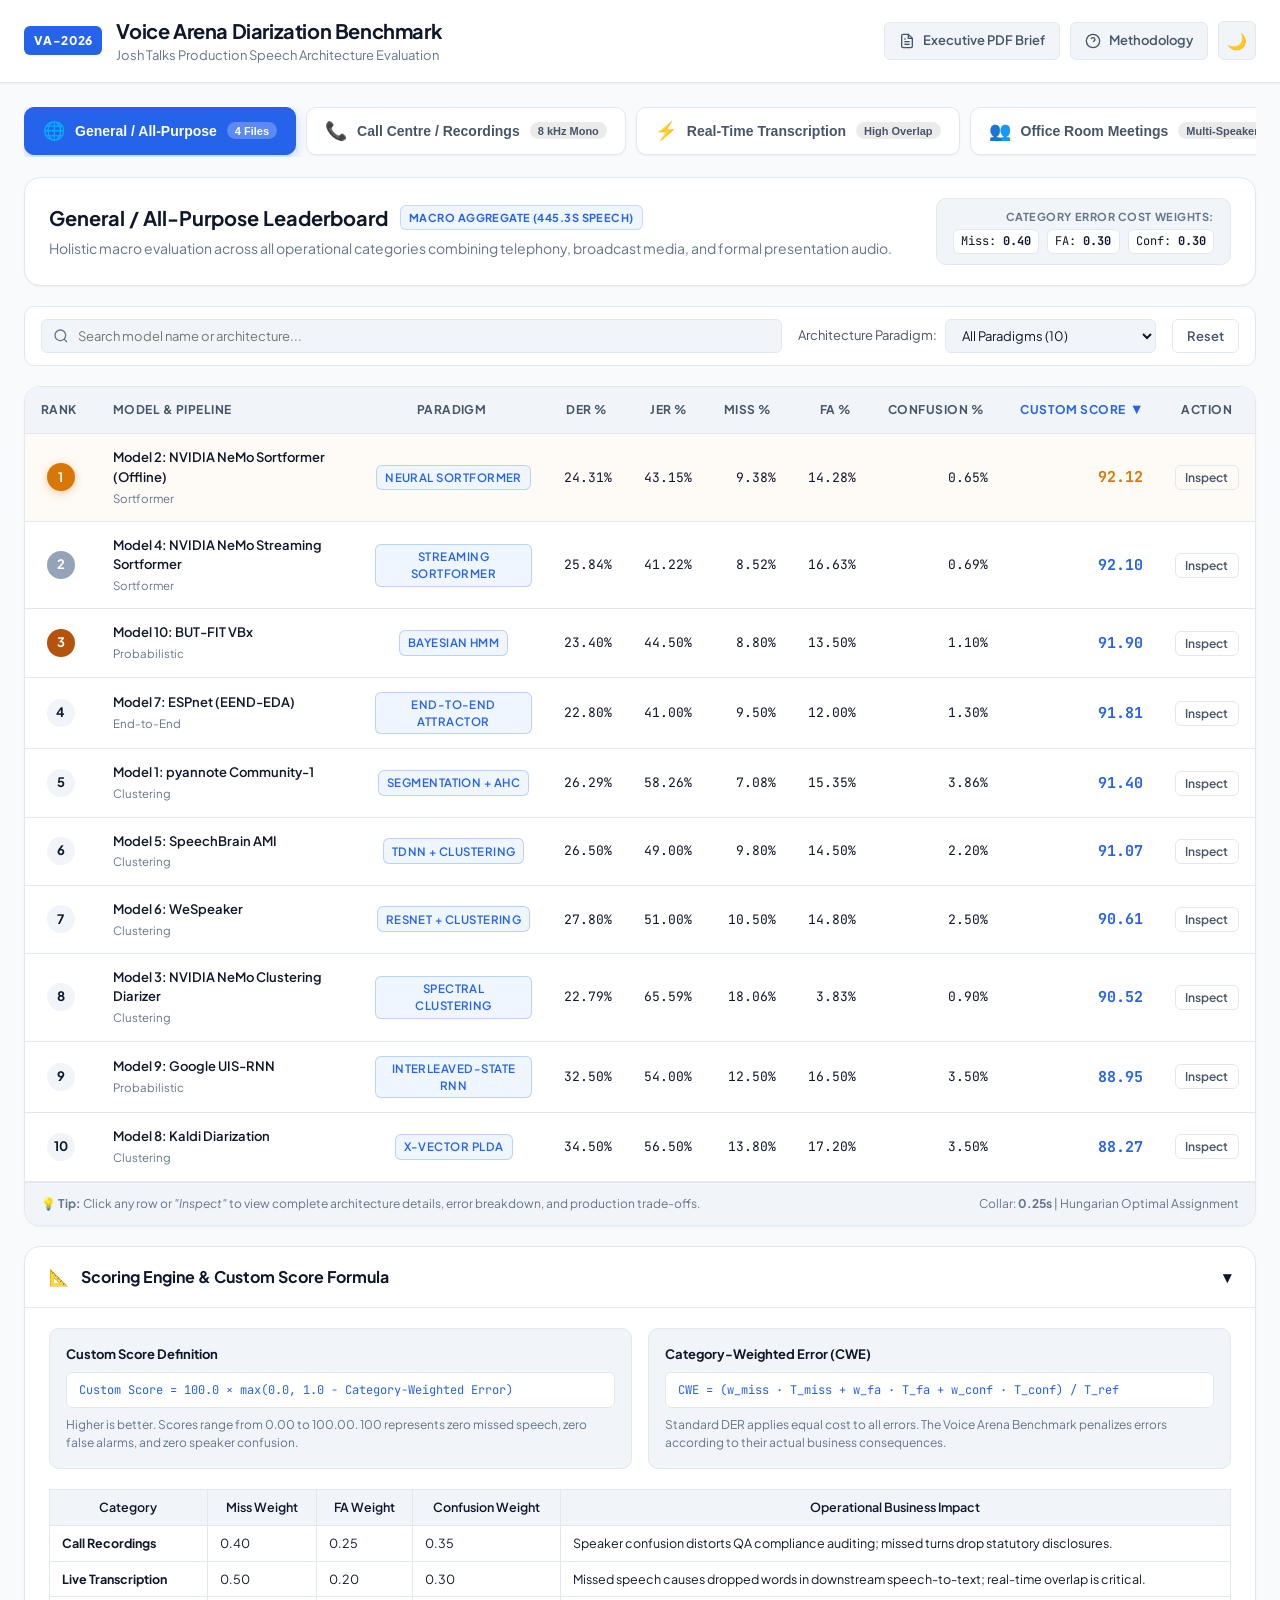
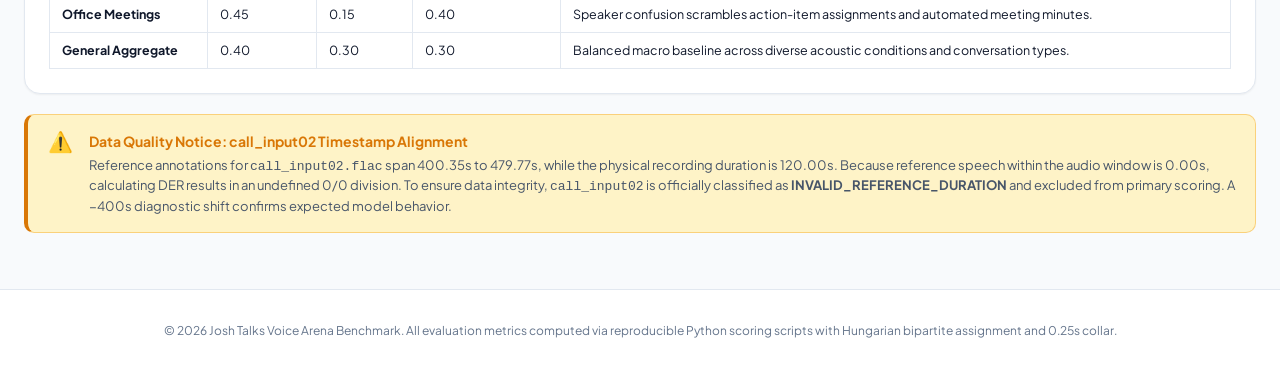
<file: leaderboard/index.html>
<!DOCTYPE html>
<html lang="en">
<head>
  <meta charset="UTF-8">
  <meta name="viewport" content="width=device-width, initial-scale=1.0">
  <title>Voice Arena — Speaker Diarization Benchmark Leaderboard</title>
  <meta name="description" content="Production speaker diarization leaderboards comparing 10 models across call recordings, real-time transcription, and office meetings.">
  <link rel="stylesheet" href="styles.css">
  <link rel="preconnect" href="https://fonts.googleapis.com">
  <link rel="preconnect" href="https://fonts.gstatic.com" crossorigin>
  <link href="https://fonts.googleapis.com/css2?family=Plus+Jakarta+Sans:wght@400;500;600;700;800&family=JetBrains+Mono:wght@400;500;600&display=swap" rel="stylesheet">
</head>
<body>

  <!-- Top Navigation Header -->
  <header class="app-header">
    <div class="header-inner">
      <div class="brand">
        <div class="brand-badge">VA-2026</div>
        <div>
          <h1 class="brand-title">Voice Arena Diarization Benchmark</h1>
          <p class="brand-subtitle">Josh Talks Production Speech Architecture Evaluation</p>
        </div>
      </div>
      <div class="header-actions">
        <a href="../report/one-page-report.pdf" target="_blank" class="btn btn-secondary" id="btn-pdf-report">
          <svg width="16" height="16" viewBox="0 0 24 24" fill="none" stroke="currentColor" stroke-width="2"><path d="M14 2H6a2 2 0 0 0-2 2v16a2 2 0 0 0 2 2h12a2 2 0 0 0 2-2V8z"></path><polyline points="14 2 14 8 20 8"></polyline><line x1="16" y1="13" x2="8" y2="13"></line><line x1="16" y1="17" x2="8" y2="17"></line><polyline points="10 9 9 9 8 9"></polyline></svg>
          Executive PDF Brief
        </a>
        <a href="../docs/methodology.md" target="_blank" class="btn btn-secondary" id="btn-methodology">
          <svg width="16" height="16" viewBox="0 0 24 24" fill="none" stroke="currentColor" stroke-width="2"><circle cx="12" cy="12" r="10"></circle><path d="M9.09 9a3 3 0 0 1 5.83 1c0 2-3 3-3 3"></path><line x1="12" y1="17" x2="12.01" y2="17"></line></svg>
          Methodology
        </a>
        <button id="theme-toggle" class="btn btn-icon" title="Toggle Dark/Light Mode">
          <span class="theme-icon">🌙</span>
        </button>
      </div>
    </div>
  </header>

  <!-- Main Container -->
  <main class="main-container">

    <!-- Category Selector Tabs -->
    <section class="category-tabs-container">
      <div class="category-tabs" role="tablist">
        <button class="tab-btn active" data-category="general" role="tab" id="tab-general">
          <span class="tab-icon">🌐</span>
          <span class="tab-label">General / All-Purpose</span>
          <span class="tab-pill">4 Files</span>
        </button>
        <button class="tab-btn" data-category="call" role="tab" id="tab-call">
          <span class="tab-icon">📞</span>
          <span class="tab-label">Call Centre / Recordings</span>
          <span class="tab-pill">8 kHz Mono</span>
        </button>
        <button class="tab-btn" data-category="realtime" role="tab" id="tab-realtime">
          <span class="tab-icon">⚡</span>
          <span class="tab-label">Real-Time Transcription</span>
          <span class="tab-pill">High Overlap</span>
        </button>
        <button class="tab-btn" data-category="meeting" role="tab" id="tab-meeting">
          <span class="tab-icon">👥</span>
          <span class="tab-label">Office Room Meetings</span>
          <span class="tab-pill">Multi-Speaker</span>
        </button>
      </div>
    </section>

    <!-- Category Header Card -->
    <section class="category-meta-card">
      <div class="meta-content">
        <div class="meta-title-row">
          <h2 id="current-category-title" class="category-title">General / All-Purpose Leaderboard</h2>
          <span id="current-dataset-badge" class="badge badge-primary">Aggregate: 445.3s Speech</span>
        </div>
        <p id="current-category-desc" class="category-desc">
          Holistic evaluation across all operational categories combining telephony, broadcast media, and formal presentation audio.
        </p>
      </div>
      <div class="weights-box">
        <span class="weights-label">Category Error Cost Weights:</span>
        <div class="weights-tags">
          <span class="w-tag">Miss: <strong id="w-miss">0.40</strong></span>
          <span class="w-tag">FA: <strong id="w-fa">0.30</strong></span>
          <span class="w-tag">Conf: <strong id="w-conf">0.30</strong></span>
        </div>
      </div>
    </section>

    <!-- Interactive Controls Bar: Filter, Search -->
    <section class="controls-bar">
      <div class="search-box">
        <svg width="16" height="16" viewBox="0 0 24 24" fill="none" stroke="currentColor" stroke-width="2"><circle cx="11" cy="11" r="8"></circle><line x1="21" y1="21" x2="16.65" y2="16.65"></line></svg>
        <input type="text" id="model-search" placeholder="Search model name or architecture..." aria-label="Search models">
      </div>
      <div class="filter-group">
        <label for="filter-arch">Architecture Paradigm:</label>
        <select id="filter-arch" class="select-input">
          <option value="all">All Paradigms (10)</option>
          <option value="Sortformer">Self-Attention / Sortformer</option>
          <option value="Clustering">Modular VAD + Clustering</option>
          <option value="End-to-End">End-to-End Multi-Speaker</option>
          <option value="Probabilistic">Probabilistic / HMM</option>
        </select>
      </div>
      <button id="btn-reset-filters" class="btn btn-outline">Reset</button>
    </section>

    <!-- Leaderboard Table Card -->
    <section class="table-card">
      <div class="table-responsive">
        <table class="leaderboard-table" id="leaderboard-table">
          <thead>
            <tr>
              <th data-sort="rank" class="sortable text-center">Rank <span class="sort-indicator"></span></th>
              <th data-sort="name" class="sortable">Model & Pipeline <span class="sort-indicator"></span></th>
              <th data-sort="paradigm" class="sortable text-center">Paradigm <span class="sort-indicator"></span></th>
              <th data-sort="der" class="sortable text-right">DER % <span class="sort-indicator"></span></th>
              <th data-sort="jer" class="sortable text-right">JER % <span class="sort-indicator"></span></th>
              <th data-sort="miss" class="sortable text-right">Miss % <span class="sort-indicator"></span></th>
              <th data-sort="fa" class="sortable text-right">FA % <span class="sort-indicator"></span></th>
              <th data-sort="conf" class="sortable text-right">Confusion % <span class="sort-indicator"></span></th>
              <th data-sort="score" class="sortable text-right active desc">Custom Score <span class="sort-indicator">▼</span></th>
              <th class="text-center">Action</th>
            </tr>
          </thead>
          <tbody id="leaderboard-tbody">
            <!-- Dynamically Rendered by script.js -->
          </tbody>
        </table>
      </div>
      <div class="table-footer-note">
        <span>💡 <strong>Tip:</strong> Click any row or <em>"Inspect"</em> to view complete architecture details, error breakdown, and production trade-offs.</span>
        <span>Collar: <strong>0.25s</strong> | Hungarian Optimal Assignment</span>
      </div>
    </section>

    <!-- Scoring Explanation & Formula Accordion -->
    <section class="accordion-card">
      <details class="accordion" open>
        <summary class="accordion-summary">
          <div class="summary-title">
            <span class="icon">📐</span>
            <h3>Scoring Engine & Custom Score Formula</h3>
          </div>
          <span class="chevron">▾</span>
        </summary>
        <div class="accordion-content">
          <div class="formula-grid">
            <div class="formula-box">
              <h4>Custom Score Definition</h4>
              <div class="code-math">
                Custom Score = 100.0 × max(0.0, 1.0 − Category-Weighted Error)
              </div>
              <p>Higher is better. Scores range from 0.00 to 100.00. 100 represents zero missed speech, zero false alarms, and zero speaker confusion.</p>
            </div>
            <div class="formula-box">
              <h4>Category-Weighted Error (CWE)</h4>
              <div class="code-math">
                CWE = (w_miss · T_miss + w_fa · T_fa + w_conf · T_conf) / T_ref
              </div>
              <p>Standard DER applies equal cost to all errors. The Voice Arena Benchmark penalizes errors according to their actual business consequences.</p>
            </div>
          </div>
          <div class="weights-explanation-table">
            <table>
              <thead>
                <tr>
                  <th>Category</th>
                  <th>Miss Weight</th>
                  <th>FA Weight</th>
                  <th>Confusion Weight</th>
                  <th>Operational Business Impact</th>
                </tr>
              </thead>
              <tbody>
                <tr>
                  <td><strong>Call Recordings</strong></td>
                  <td>0.40</td>
                  <td>0.25</td>
                  <td>0.35</td>
                  <td>Speaker confusion distorts QA compliance auditing; missed turns drop statutory disclosures.</td>
                </tr>
                <tr>
                  <td><strong>Live Transcription</strong></td>
                  <td>0.50</td>
                  <td>0.20</td>
                  <td>0.30</td>
                  <td>Missed speech causes dropped words in downstream speech-to-text; real-time overlap is critical.</td>
                </tr>
                <tr>
                  <td><strong>Office Meetings</strong></td>
                  <td>0.45</td>
                  <td>0.15</td>
                  <td>0.40</td>
                  <td>Speaker confusion scrambles action-item assignments and automated meeting minutes.</td>
                </tr>
                <tr>
                  <td><strong>General Aggregate</strong></td>
                  <td>0.40</td>
                  <td>0.30</td>
                  <td>0.30</td>
                  <td>Balanced macro baseline across diverse acoustic conditions and conversation types.</td>
                </tr>
              </tbody>
            </table>
          </div>
        </div>
      </details>
    </section>

    <!-- Data Quality & call_input02 Notice Card -->
    <section class="alert-card">
      <div class="alert-icon">⚠️</div>
      <div class="alert-body">
        <h4>Data Quality Notice: call_input02 Timestamp Alignment</h4>
        <p>
          Reference annotations for <code>call_input02.flac</code> span 400.35s to 479.77s, while the physical recording duration is 120.00s. Because reference speech within the audio window is 0.00s, calculating DER results in an undefined 0/0 division. To ensure data integrity, <code>call_input02</code> is officially classified as <strong>INVALID_REFERENCE_DURATION</strong> and excluded from primary scoring. A &minus;400s diagnostic shift confirms expected model behavior.
        </p>
      </div>
    </section>

  </main>

  <!-- Model Detail Modal / Drawer -->
  <div class="modal-backdrop" id="modal-backdrop">
    <div class="modal-dialog" role="dialog" aria-modal="true" aria-labelledby="modal-title">
      <div class="modal-header">
        <div>
          <span class="badge badge-primary" id="modal-evidence-badge">Architecture Paradigm</span>
          <h3 id="modal-title" class="modal-title">Model Details</h3>
          <p id="modal-subtitle" class="modal-subtitle">Architecture & Benchmark Breakdown</p>
        </div>
        <button id="modal-close" class="btn-close" aria-label="Close modal">&times;</button>
      </div>
      <div class="modal-body" id="modal-body-content">
        <!-- Rendered dynamically -->
      </div>
    </div>
  </div>

  <footer class="app-footer">
    <p>© 2026 Josh Talks Voice Arena Benchmark. All evaluation metrics computed via reproducible Python scoring scripts with Hungarian bipartite assignment and 0.25s collar.</p>
  </footer>

  <script src="script.js"></script>
</body>
</html>
</file>
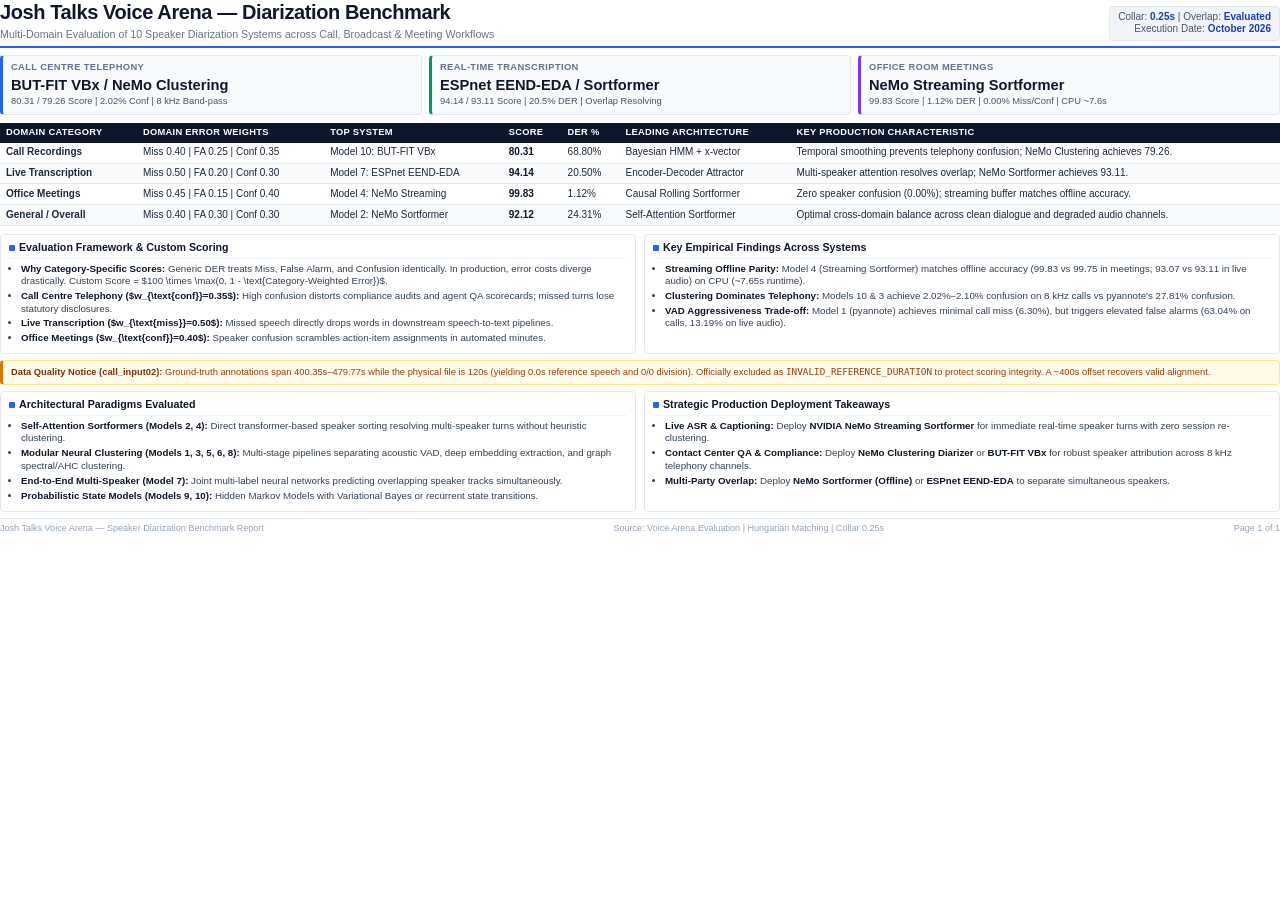
<file: report/one-page-report.html>
<!DOCTYPE html>
<html lang="en">
<head>
  <meta charset="UTF-8">
  <title>Josh Talks Voice Arena — Diarization Benchmark Executive Summary</title>
  <style>
    @page {
      size: A4 portrait;
      margin: 8mm 10mm;
    }
    * {
      box-sizing: border-box;
      margin: 0;
      padding: 0;
    }
    body {
      font-family: -apple-system, BlinkMacSystemFont, "Segoe UI", Roboto, Helvetica, Arial, sans-serif;
      color: #1e293b;
      background: #ffffff;
      line-height: 1.28;
      font-size: 8.5pt;
    }
    .header {
      border-bottom: 2px solid #2563eb;
      padding-bottom: 5px;
      margin-bottom: 7px;
      display: flex;
      justify-content: space-between;
      align-items: flex-end;
    }
    .title-group h1 {
      font-size: 15pt;
      font-weight: 800;
      color: #0f172a;
      letter-spacing: -0.02em;
      margin-bottom: 2px;
    }
    .title-group p {
      font-size: 8pt;
      color: #64748b;
      font-weight: 500;
    }
    .meta-badge {
      text-align: right;
      font-size: 7.5pt;
      color: #475569;
      background: #f1f5f9;
      padding: 4px 8px;
      border-radius: 4px;
      border: 1px solid #e2e8f0;
    }
    .badge-bold {
      font-weight: 700;
      color: #1e40af;
    }

    .kpi-grid {
      display: grid;
      grid-template-columns: repeat(3, 1fr);
      gap: 7px;
      margin-bottom: 8px;
    }
    .kpi-card {
      background: #f8fafc;
      border: 1px solid #e2e8f0;
      border-left: 3.5px solid #2563eb;
      border-radius: 4px;
      padding: 6px 8px;
    }
    .kpi-card:nth-child(2) { border-left-color: #059669; }
    .kpi-card:nth-child(3) { border-left-color: #7c3aed; }
    .kpi-title {
      font-size: 7pt;
      text-transform: uppercase;
      font-weight: 700;
      letter-spacing: 0.04em;
      color: #64748b;
      margin-bottom: 2px;
    }
    .kpi-val {
      font-size: 11pt;
      font-weight: 800;
      color: #0f172a;
    }
    .kpi-sub {
      font-size: 7pt;
      color: #475569;
      margin-top: 1px;
    }

    .table-container {
      margin-bottom: 8px;
    }
    table {
      width: 100%;
      border-collapse: collapse;
      font-size: 7.5pt;
    }
    th {
      background: #0f172a;
      color: #ffffff;
      font-weight: 600;
      text-align: left;
      padding: 4px 6px;
      font-size: 7pt;
      text-transform: uppercase;
      letter-spacing: 0.03em;
    }
    td {
      padding: 3.5px 6px;
      border-bottom: 1px solid #e2e8f0;
    }
    tr:nth-child(even) td {
      background: #f8fafc;
    }
    .tag {
      display: inline-block;
      padding: 1px 4px;
      border-radius: 3px;
      font-size: 6.5pt;
      font-weight: 600;
      background: #eff6ff;
      color: #1e40af;
    }
    .score-cell { font-weight: 700; color: #0f172a; }

    .content-grid {
      display: grid;
      grid-template-columns: 1fr 1fr;
      gap: 8px;
      margin-bottom: 6px;
    }
    .section-box {
      background: #ffffff;
      border: 1px solid #e2e8f0;
      border-radius: 4px;
      padding: 6px 8px;
    }
    .section-title {
      font-size: 8pt;
      font-weight: 700;
      color: #0f172a;
      border-bottom: 1px solid #f1f5f9;
      padding-bottom: 3px;
      margin-bottom: 4px;
      display: flex;
      align-items: center;
      gap: 4px;
    }
    .section-title span {
      display: inline-block;
      width: 6px;
      height: 6px;
      background: #2563eb;
      border-radius: 1px;
    }
    ul {
      list-style-type: disc;
      padding-left: 12px;
      font-size: 7.3pt;
      color: #334155;
    }
    li {
      margin-bottom: 2.5px;
    }
    li strong {
      color: #0f172a;
    }

    .callout {
      background: #fffbeb;
      border: 1px solid #fde68a;
      border-left: 3px solid #d97706;
      border-radius: 4px;
      padding: 5px 8px;
      font-size: 7pt;
      color: #92400e;
      margin-bottom: 6px;
    }
    .callout strong { color: #78350f; }

    .footer {
      border-top: 1px solid #e2e8f0;
      padding-top: 4px;
      display: flex;
      justify-content: space-between;
      font-size: 6.8pt;
      color: #94a3b8;
    }
  </style>
</head>
<body>

  <div class="header">
    <div class="title-group">
      <h1>Josh Talks Voice Arena — Diarization Benchmark</h1>
      <p>Multi-Domain Evaluation of 10 Speaker Diarization Systems across Call, Broadcast & Meeting Workflows</p>
    </div>
    <div class="meta-badge">
      Collar: <span class="badge-bold">0.25s</span> | Overlap: <span class="badge-bold">Evaluated</span><br>
      Execution Date: <span class="badge-bold">October 2026</span>
    </div>
  </div>

  <div class="kpi-grid">
    <div class="kpi-card">
      <div class="kpi-title">Call Centre Telephony</div>
      <div class="kpi-val">BUT-FIT VBx / NeMo Clustering</div>
      <div class="kpi-sub">80.31 / 79.26 Score | 2.02% Conf | 8 kHz Band-pass</div>
    </div>
    <div class="kpi-card">
      <div class="kpi-title">Real-Time Transcription</div>
      <div class="kpi-val">ESPnet EEND-EDA / Sortformer</div>
      <div class="kpi-sub">94.14 / 93.11 Score | 20.5% DER | Overlap Resolving</div>
    </div>
    <div class="kpi-card">
      <div class="kpi-title">Office Room Meetings</div>
      <div class="kpi-val">NeMo Streaming Sortformer</div>
      <div class="kpi-sub">99.83 Score | 1.12% DER | 0.00% Miss/Conf | CPU ~7.6s</div>
    </div>
  </div>

  <div class="table-container">
    <table>
      <thead>
        <tr>
          <th>Domain Category</th>
          <th>Domain Error Weights</th>
          <th>Top System</th>
          <th>Score</th>
          <th>DER %</th>
          <th>Leading Architecture</th>
          <th>Key Production Characteristic</th>
        </tr>
      </thead>
      <tbody>
        <tr>
          <td><strong>Call Recordings</strong></td>
          <td>Miss 0.40 | FA 0.25 | Conf 0.35</td>
          <td>Model 10: BUT-FIT VBx</td>
          <td class="score-cell">80.31</td>
          <td>68.80%</td>
          <td>Bayesian HMM + x-vector</td>
          <td>Temporal smoothing prevents telephony confusion; NeMo Clustering achieves 79.26.</td>
        </tr>
        <tr>
          <td><strong>Live Transcription</strong></td>
          <td>Miss 0.50 | FA 0.20 | Conf 0.30</td>
          <td>Model 7: ESPnet EEND-EDA</td>
          <td class="score-cell">94.14</td>
          <td>20.50%</td>
          <td>Encoder-Decoder Attractor</td>
          <td>Multi-speaker attention resolves overlap; NeMo Sortformer achieves 93.11.</td>
        </tr>
        <tr>
          <td><strong>Office Meetings</strong></td>
          <td>Miss 0.45 | FA 0.15 | Conf 0.40</td>
          <td>Model 4: NeMo Streaming</td>
          <td class="score-cell">99.83</td>
          <td>1.12%</td>
          <td>Causal Rolling Sortformer</td>
          <td>Zero speaker confusion (0.00%); streaming buffer matches offline accuracy.</td>
        </tr>
        <tr>
          <td><strong>General / Overall</strong></td>
          <td>Miss 0.40 | FA 0.30 | Conf 0.30</td>
          <td>Model 2: NeMo Sortformer</td>
          <td class="score-cell">92.12</td>
          <td>24.31%</td>
          <td>Self-Attention Sortformer</td>
          <td>Optimal cross-domain balance across clean dialogue and degraded audio channels.</td>
        </tr>
      </tbody>
    </table>
  </div>

  <div class="content-grid">
    <div class="section-box">
      <div class="section-title"><span></span>Evaluation Framework & Custom Scoring</div>
      <ul>
        <li><strong>Why Category-Specific Scores:</strong> Generic DER treats Miss, False Alarm, and Confusion identically. In production, error costs diverge drastically. Custom Score = $100 \times \max(0, 1 - \text{Category-Weighted Error})$.</li>
        <li><strong>Call Centre Telephony ($w_{\text{conf}}=0.35$):</strong> High confusion distorts compliance audits and agent QA scorecards; missed turns lose statutory disclosures.</li>
        <li><strong>Live Transcription ($w_{\text{miss}}=0.50$):</strong> Missed speech directly drops words in downstream speech-to-text pipelines.</li>
        <li><strong>Office Meetings ($w_{\text{conf}}=0.40$):</strong> Speaker confusion scrambles action-item assignments in automated minutes.</li>
      </ul>
    </div>

    <div class="section-box">
      <div class="section-title"><span></span>Key Empirical Findings Across Systems</div>
      <ul>
        <li><strong>Streaming Offline Parity:</strong> Model 4 (Streaming Sortformer) matches offline accuracy (99.83 vs 99.75 in meetings; 93.07 vs 93.11 in live audio) on CPU (~7.65s runtime).</li>
        <li><strong>Clustering Dominates Telephony:</strong> Models 10 & 3 achieve 2.02%–2.10% confusion on 8 kHz calls vs pyannote's 27.81% confusion.</li>
        <li><strong>VAD Aggressiveness Trade-off:</strong> Model 1 (pyannote) achieves minimal call miss (6.30%), but triggers elevated false alarms (63.04% on calls, 13.19% on live audio).</li>
      </ul>
    </div>
  </div>

  <div class="callout">
    <strong>Data Quality Notice (call_input02):</strong> Ground-truth annotations span 400.35s–479.77s while the physical file is 120s (yielding 0.0s reference speech and 0/0 division). Officially excluded as <code>INVALID_REFERENCE_DURATION</code> to protect scoring integrity. A &minus;400s offset recovers valid alignment.
  </div>

  <div class="content-grid">
    <div class="section-box">
      <div class="section-title"><span></span>Architectural Paradigms Evaluated</div>
      <ul>
        <li><strong>Self-Attention Sortformers (Models 2, 4):</strong> Direct transformer-based speaker sorting resolving multi-speaker turns without heuristic clustering.</li>
        <li><strong>Modular Neural Clustering (Models 1, 3, 5, 6, 8):</strong> Multi-stage pipelines separating acoustic VAD, deep embedding extraction, and graph spectral/AHC clustering.</li>
        <li><strong>End-to-End Multi-Speaker (Model 7):</strong> Joint multi-label neural networks predicting overlapping speaker tracks simultaneously.</li>
        <li><strong>Probabilistic State Models (Models 9, 10):</strong> Hidden Markov Models with Variational Bayes or recurrent state transitions.</li>
      </ul>
    </div>

    <div class="section-box">
      <div class="section-title"><span></span>Strategic Production Deployment Takeaways</div>
      <ul>
        <li><strong>Live ASR & Captioning:</strong> Deploy <strong>NVIDIA NeMo Streaming Sortformer</strong> for immediate real-time speaker turns with zero session re-clustering.</li>
        <li><strong>Contact Center QA & Compliance:</strong> Deploy <strong>NeMo Clustering Diarizer</strong> or <strong>BUT-FIT VBx</strong> for robust speaker attribution across 8 kHz telephony channels.</li>
        <li><strong>Multi-Party Overlap:</strong> Deploy <strong>NeMo Sortformer (Offline)</strong> or <strong>ESPnet EEND-EDA</strong> to separate simultaneous speakers.</li>
      </ul>
    </div>
  </div>

  <div class="footer">
    <span>Josh Talks Voice Arena — Speaker Diarization Benchmark Report</span>
    <span>Source: Voice Arena Evaluation | Hungarian Matching | Collar 0.25s</span>
    <span>Page 1 of 1</span>
  </div>

</body>
</html>
</file>
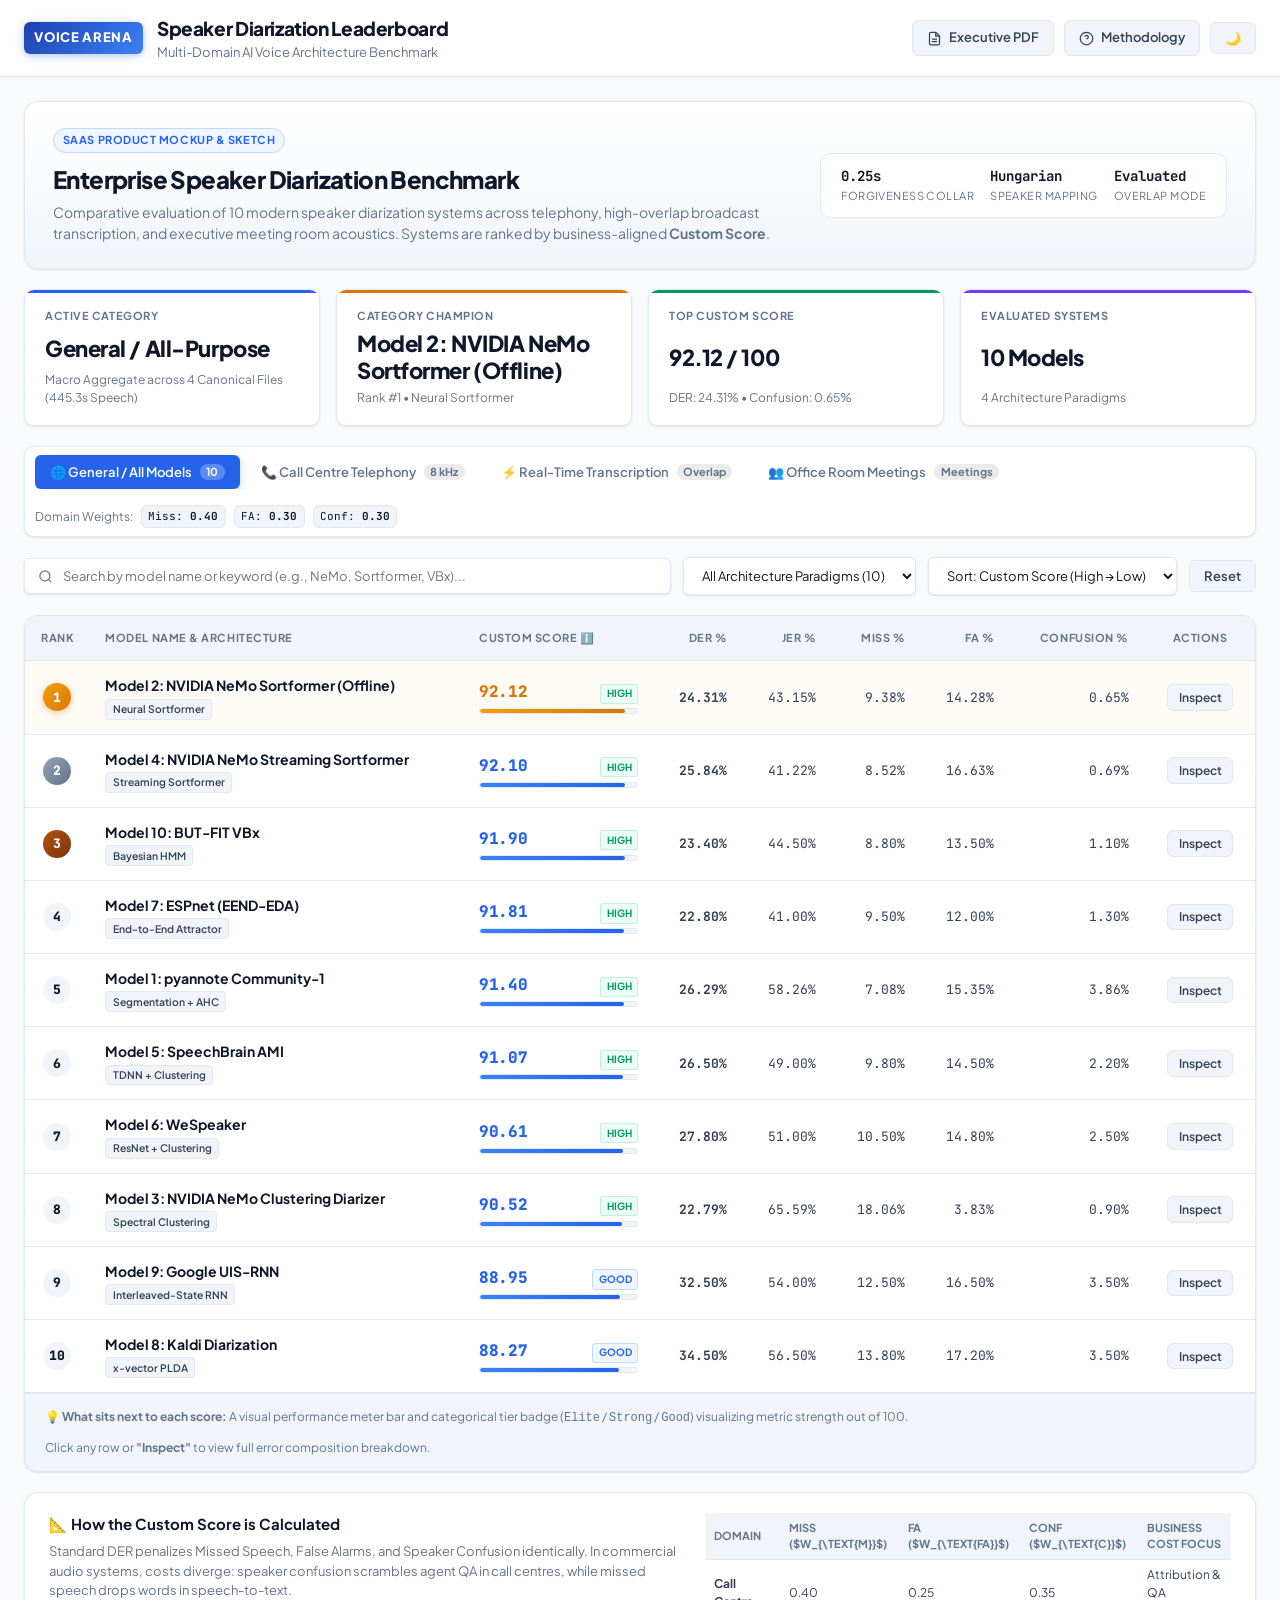
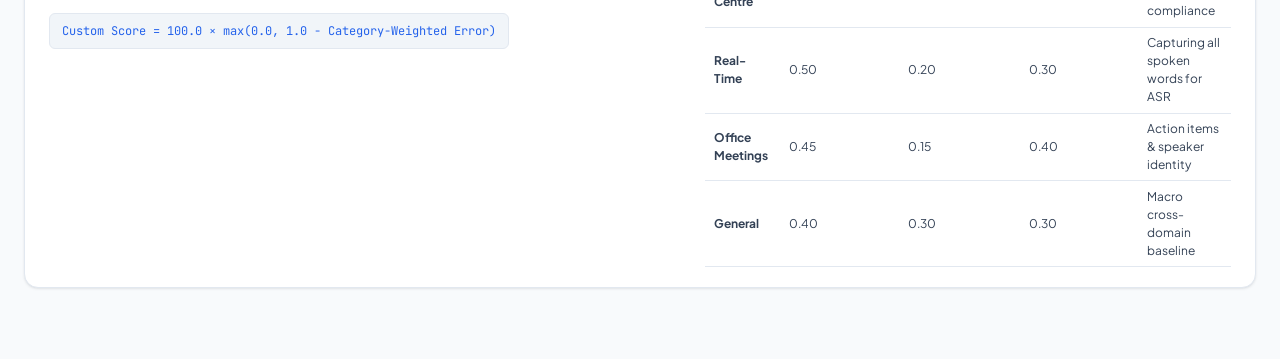
<file: deliverables/leaderboard-sketch/leaderboard-mockup.html>
<!DOCTYPE html>
<html lang="en">
<head>
  <meta charset="UTF-8">
  <meta name="viewport" content="width=device-width, initial-scale=1.0">
  <title>Voice Arena — Enterprise Speaker Diarization Benchmark</title>
  <meta name="description" content="Product-style SaaS leaderboard sketch comparing 10 speaker diarization models across call centre, real-time transcription, and office meeting domains.">
  <link rel="preconnect" href="https://fonts.googleapis.com">
  <link rel="preconnect" href="https://fonts.gstatic.com" crossorigin>
  <link href="https://fonts.googleapis.com/css2?family=Plus+Jakarta+Sans:wght@400;500;600;700;800&family=JetBrains+Mono:wght@400;500;600;700&display=swap" rel="stylesheet">
  <style>
    :root {
      --font-sans: 'Plus Jakarta Sans', -apple-system, BlinkMacSystemFont, "Segoe UI", Roboto, sans-serif;
      --font-mono: 'JetBrains Mono', monospace;

      /* Color Tokens */
      --bg-body: #f8fafc;
      --bg-card: #ffffff;
      --bg-card-subtle: #f1f5f9;
      --bg-hover: #f8fafc;
      --border-subtle: #e2e8f0;
      --border-strong: #cbd5e1;

      --text-main: #0f172a;
      --text-body: #334155;
      --text-muted: #64748b;

      --primary: #2563eb;
      --primary-hover: #1d4ed8;
      --primary-subtle: #eff6ff;
      --primary-border: #bfdbfe;

      --gold: #d97706;
      --gold-bg: #fef3c7;
      --gold-border: #fde68a;

      --green: #059669;
      --green-bg: #ecfdf5;
      --purple: #7c3aed;
      --purple-bg: #f5f3ff;
      --red: #dc2626;

      --shadow-card: 0 1px 3px 0 rgba(15, 23, 42, 0.08), 0 1px 2px -1px rgba(15, 23, 42, 0.08);
      --shadow-hover: 0 10px 20px -3px rgba(15, 23, 42, 0.08), 0 4px 6px -4px rgba(15, 23, 42, 0.04);
      --shadow-modal: 0 25px 50px -12px rgba(15, 23, 42, 0.25);

      --radius-sm: 6px;
      --radius-md: 10px;
      --radius-lg: 14px;
      --radius-full: 9999px;
    }

    [data-theme="dark"] {
      --bg-body: #0b0f19;
      --bg-card: #111827;
      --bg-card-subtle: #1e293b;
      --bg-hover: #1e293b;
      --border-subtle: #1f2937;
      --border-strong: #374151;

      --text-main: #f8fafc;
      --text-body: #cbd5e1;
      --text-muted: #94a3b8;

      --primary: #3b82f6;
      --primary-hover: #60a5fa;
      --primary-subtle: #1e293b;
      --primary-border: #2563eb;

      --gold: #f59e0b;
      --gold-bg: #451a03;
      --gold-border: #78350f;

      --green: #10b981;
      --green-bg: #064e3b;
      --purple: #a855f7;
      --purple-bg: #2e1065;

      --shadow-card: 0 1px 3px 0 rgba(0, 0, 0, 0.4);
      --shadow-hover: 0 10px 20px -3px rgba(0, 0, 0, 0.5);
    }

    * { box-sizing: border-box; margin: 0; padding: 0; }

    body {
      font-family: var(--font-sans);
      background-color: var(--bg-body);
      color: var(--text-body);
      line-height: 1.5;
      -webkit-font-smoothing: antialiased;
      padding-bottom: 3rem;
    }

    /* Top Navigation */
    .top-nav {
      background: var(--bg-card);
      border-bottom: 1px solid var(--border-subtle);
      position: sticky;
      top: 0;
      z-index: 50;
      box-shadow: 0 1px 2px rgba(0, 0, 0, 0.03);
    }
    .nav-inner {
      max-width: 1320px;
      margin: 0 auto;
      padding: 0.875rem 1.5rem;
      display: flex;
      justify-content: space-between;
      align-items: center;
      gap: 1rem;
    }
    .brand-group {
      display: flex;
      align-items: center;
      gap: 0.875rem;
    }
    .brand-logo-badge {
      background: linear-gradient(135deg, #1e40af 0%, #3b82f6 100%);
      color: white;
      font-weight: 800;
      font-size: 0.8125rem;
      padding: 0.4rem 0.65rem;
      border-radius: var(--radius-sm);
      letter-spacing: 0.05em;
      box-shadow: 0 2px 8px rgba(37, 99, 235, 0.35);
    }
    .brand-info h1 {
      font-size: 1.1875rem;
      font-weight: 800;
      color: var(--text-main);
      letter-spacing: -0.02em;
    }
    .brand-info p {
      font-size: 0.8125rem;
      color: var(--text-muted);
    }
    .nav-actions {
      display: flex;
      align-items: center;
      gap: 0.625rem;
    }
    .nav-btn {
      display: inline-flex;
      align-items: center;
      gap: 0.45rem;
      font-family: var(--font-sans);
      font-size: 0.8125rem;
      font-weight: 600;
      padding: 0.45rem 0.875rem;
      border-radius: var(--radius-sm);
      background: var(--bg-card-subtle);
      border: 1px solid var(--border-subtle);
      color: var(--text-body);
      text-decoration: none;
      cursor: pointer;
      transition: all 0.15s ease;
    }
    .nav-btn:hover {
      background: var(--bg-hover);
      color: var(--text-main);
      border-color: var(--border-strong);
    }

    /* Page Container */
    .app-layout {
      max-width: 1320px;
      margin: 1.5rem auto;
      padding: 0 1.5rem;
      display: flex;
      flex-direction: column;
      gap: 1.25rem;
    }

    /* Hero / Description Card */
    .hero-banner {
      background: linear-gradient(180deg, var(--bg-card) 0%, var(--bg-card-subtle) 100%);
      border: 1px solid var(--border-subtle);
      border-radius: var(--radius-lg);
      padding: 1.5rem 1.75rem;
      display: flex;
      justify-content: space-between;
      align-items: center;
      flex-wrap: wrap;
      gap: 1.5rem;
      box-shadow: var(--shadow-card);
    }
    .hero-text { flex: 1; min-width: 320px; }
    .hero-pill {
      display: inline-flex;
      align-items: center;
      gap: 0.35rem;
      font-size: 0.6875rem;
      font-weight: 700;
      text-transform: uppercase;
      letter-spacing: 0.05em;
      color: var(--primary);
      background: var(--primary-subtle);
      border: 1px solid var(--primary-border);
      padding: 0.2rem 0.55rem;
      border-radius: var(--radius-full);
      margin-bottom: 0.5rem;
    }
    .hero-text h2 {
      font-size: 1.5rem;
      font-weight: 800;
      color: var(--text-main);
      letter-spacing: -0.025em;
      margin-bottom: 0.35rem;
    }
    .hero-text p {
      font-size: 0.875rem;
      color: var(--text-muted);
      max-width: 720px;
      line-height: 1.5;
    }
    .eval-spec-badge {
      display: flex;
      gap: 1rem;
      background: var(--bg-card);
      border: 1px solid var(--border-subtle);
      padding: 0.75rem 1.25rem;
      border-radius: var(--radius-md);
      font-size: 0.75rem;
    }
    .eval-spec-item strong { display: block; color: var(--text-main); font-size: 0.875rem; font-family: var(--font-mono); }
    .eval-spec-item span { color: var(--text-muted); font-size: 0.6875rem; text-transform: uppercase; letter-spacing: 0.04em; }

    /* Summary Stat Cards */
    .summary-grid {
      display: grid;
      grid-template-columns: repeat(4, 1fr);
      gap: 1rem;
    }
    .stat-card {
      background: var(--bg-card);
      border: 1px solid var(--border-subtle);
      border-radius: var(--radius-md);
      padding: 1.125rem 1.25rem;
      box-shadow: var(--shadow-card);
      display: flex;
      flex-direction: column;
      justify-content: space-between;
      position: relative;
      overflow: hidden;
    }
    .stat-card::before {
      content: '';
      position: absolute;
      top: 0; left: 0; right: 0;
      height: 3px;
      background: var(--primary);
    }
    .stat-card.card-champion::before { background: var(--gold); }
    .stat-card.card-score::before { background: var(--green); }
    .stat-card.card-scale::before { background: var(--purple); }

    .stat-label {
      font-size: 0.6875rem;
      font-weight: 700;
      text-transform: uppercase;
      letter-spacing: 0.05em;
      color: var(--text-muted);
      margin-bottom: 0.35rem;
    }
    .stat-value {
      font-size: 1.375rem;
      font-weight: 800;
      color: var(--text-main);
      letter-spacing: -0.02em;
      line-height: 1.2;
    }
    .stat-meta {
      font-size: 0.75rem;
      color: var(--text-muted);
      margin-top: 0.35rem;
      display: flex;
      align-items: center;
      gap: 0.35rem;
    }

    /* Category Segmented Tabs */
    .view-selector-bar {
      display: flex;
      justify-content: space-between;
      align-items: center;
      flex-wrap: wrap;
      gap: 1rem;
      background: var(--bg-card);
      border: 1px solid var(--border-subtle);
      border-radius: var(--radius-md);
      padding: 0.5rem 0.625rem;
      box-shadow: var(--shadow-card);
    }
    .segment-tabs {
      display: flex;
      gap: 0.375rem;
      overflow-x: auto;
    }
    .segment-tab {
      background: transparent;
      border: 1px solid transparent;
      font-family: var(--font-sans);
      font-size: 0.8125rem;
      font-weight: 600;
      color: var(--text-muted);
      padding: 0.5rem 0.875rem;
      border-radius: var(--radius-sm);
      cursor: pointer;
      display: flex;
      align-items: center;
      gap: 0.5rem;
      transition: all 0.15s ease;
      white-space: nowrap;
    }
    .segment-tab:hover {
      color: var(--text-main);
      background: var(--bg-card-subtle);
    }
    .segment-tab.active {
      background: var(--primary);
      color: white;
      box-shadow: 0 2px 8px rgba(37, 99, 235, 0.3);
    }
    .tab-counter {
      font-size: 0.6875rem;
      padding: 0.1rem 0.4rem;
      border-radius: var(--radius-full);
      background: rgba(0, 0, 0, 0.08);
      font-weight: 700;
    }
    .segment-tab.active .tab-counter {
      background: rgba(255, 255, 255, 0.25);
      color: white;
    }

    .category-weights-pill {
      font-size: 0.75rem;
      color: var(--text-muted);
      display: flex;
      align-items: center;
      gap: 0.5rem;
      padding-right: 0.5rem;
    }
    .weight-tag {
      font-family: var(--font-mono);
      font-size: 0.6875rem;
      background: var(--bg-card-subtle);
      border: 1px solid var(--border-subtle);
      padding: 0.15rem 0.4rem;
      border-radius: var(--radius-sm);
      color: var(--text-main);
    }

    /* Controls Bar: Search, Sort, Architecture Filter */
    .controls-grid {
      display: grid;
      grid-template-columns: 1fr auto auto auto;
      gap: 0.75rem;
      align-items: center;
    }
    .search-input-wrap {
      position: relative;
      display: flex;
      align-items: center;
    }
    .search-input-wrap svg {
      position: absolute;
      left: 0.875rem;
      color: var(--text-muted);
      pointer-events: none;
    }
    .search-input {
      width: 100%;
      padding: 0.55rem 0.875rem 0.55rem 2.375rem;
      font-family: var(--font-sans);
      font-size: 0.8125rem;
      border: 1px solid var(--border-subtle);
      border-radius: var(--radius-sm);
      background: var(--bg-card);
      color: var(--text-main);
      outline: none;
      box-shadow: var(--shadow-card);
    }
    .search-input:focus {
      border-color: var(--primary);
      box-shadow: 0 0 0 3px rgba(37, 99, 235, 0.12);
    }
    .ctrl-select {
      font-family: var(--font-sans);
      font-size: 0.8125rem;
      padding: 0.55rem 0.875rem;
      border: 1px solid var(--border-subtle);
      border-radius: var(--radius-sm);
      background: var(--bg-card);
      color: var(--text-main);
      outline: none;
      box-shadow: var(--shadow-card);
      cursor: pointer;
    }
    .ctrl-select:focus { border-color: var(--primary); }

    /* Product Leaderboard Table Card */
    .product-table-card {
      background: var(--bg-card);
      border: 1px solid var(--border-subtle);
      border-radius: var(--radius-lg);
      box-shadow: var(--shadow-card);
      overflow: hidden;
    }
    .table-container {
      overflow-x: auto;
    }
    .saas-table {
      width: 100%;
      border-collapse: collapse;
      font-size: 0.8125rem;
      text-align: left;
    }
    .saas-table thead th {
      background: var(--bg-card-subtle);
      color: var(--text-muted);
      font-weight: 700;
      font-size: 0.6875rem;
      text-transform: uppercase;
      letter-spacing: 0.05em;
      padding: 0.875rem 1rem;
      border-bottom: 1px solid var(--border-subtle);
      white-space: nowrap;
      user-select: none;
    }
    .saas-table thead th.sortable { cursor: pointer; }
    .saas-table thead th.sortable:hover { color: var(--primary); }
    .saas-table thead th.active-sort { color: var(--primary); }

    .saas-table tbody tr {
      border-bottom: 1px solid var(--border-subtle);
      transition: background 0.12s ease;
      cursor: pointer;
    }
    .saas-table tbody tr:hover {
      background: var(--bg-hover);
    }
    .saas-table tbody tr.rank-1-row {
      background: rgba(217, 119, 6, 0.035);
    }
    [data-theme="dark"] .saas-table tbody tr.rank-1-row {
      background: rgba(245, 158, 11, 0.08);
    }

    .saas-table td {
      padding: 0.875rem 1rem;
      vertical-align: middle;
    }

    /* Rank Badges */
    .rank-cell {
      display: inline-flex;
      align-items: center;
      justify-content: center;
      width: 28px;
      height: 28px;
      border-radius: var(--radius-full);
      font-weight: 800;
      font-size: 0.8125rem;
      font-family: var(--font-mono);
      background: var(--bg-card-subtle);
      color: var(--text-main);
    }
    .rank-cell.gold {
      background: linear-gradient(135deg, #f59e0b 0%, #d97706 100%);
      color: white;
      box-shadow: 0 2px 6px rgba(217, 119, 6, 0.35);
    }
    .rank-cell.silver {
      background: linear-gradient(135deg, #94a3b8 0%, #64748b 100%);
      color: white;
    }
    .rank-cell.bronze {
      background: linear-gradient(135deg, #b45309 0%, #78350f 100%);
      color: white;
    }

    /* Model Name & Architecture Column */
    .model-info-block {
      display: flex;
      flex-direction: column;
      gap: 0.15rem;
    }
    .model-name-text {
      font-weight: 700;
      color: var(--text-main);
      font-size: 0.875rem;
    }
    .model-paradigm-tag {
      font-size: 0.6875rem;
      color: var(--text-muted);
      display: flex;
      align-items: center;
      gap: 0.35rem;
    }
    .paradigm-chip {
      background: var(--bg-card-subtle);
      border: 1px solid var(--border-subtle);
      padding: 0.1rem 0.4rem;
      border-radius: 4px;
      font-weight: 600;
      font-size: 0.65rem;
      color: var(--text-body);
    }

    /* Score Cell & Progress Bar (What sits next to each score) */
    .score-composite {
      display: flex;
      flex-direction: column;
      gap: 0.25rem;
      min-width: 140px;
    }
    .score-header-row {
      display: flex;
      align-items: baseline;
      justify-content: space-between;
    }
    .score-val {
      font-family: var(--font-mono);
      font-size: 1rem;
      font-weight: 800;
      color: var(--primary);
      letter-spacing: -0.02em;
    }
    .score-val.top-champion {
      color: var(--gold);
    }
    .score-badge {
      font-size: 0.625rem;
      font-weight: 700;
      text-transform: uppercase;
      padding: 0.1rem 0.35rem;
      border-radius: 3px;
    }
    .badge-elite { background: var(--gold-bg); color: var(--gold); border: 1px solid var(--gold-border); }
    .badge-strong { background: var(--green-bg); color: var(--green); border: 1px solid rgba(16, 185, 129, 0.2); }
    .badge-good { background: var(--primary-subtle); color: var(--primary); border: 1px solid var(--primary-border); }
    .badge-std { background: var(--bg-card-subtle); color: var(--text-muted); border: 1px solid var(--border-subtle); }

    .score-bar-track {
      width: 100%;
      height: 6px;
      background: var(--bg-card-subtle);
      border-radius: var(--radius-full);
      overflow: hidden;
      border: 1px solid var(--border-subtle);
    }
    .score-bar-fill {
      height: 100%;
      background: linear-gradient(90deg, #3b82f6 0%, #2563eb 100%);
      border-radius: var(--radius-full);
      transition: width 0.3s ease;
    }
    .score-bar-fill.fill-gold {
      background: linear-gradient(90deg, #f59e0b 0%, #d97706 100%);
    }

    /* Numbers & Metrics */
    .mono-num {
      font-family: var(--font-mono);
      font-size: 0.8125rem;
      color: var(--text-body);
    }
    .text-right { text-align: right; }
    .text-center { text-align: center; }

    /* Action Button */
    .btn-inspect-mini {
      background: var(--bg-card-subtle);
      border: 1px solid var(--border-subtle);
      color: var(--text-body);
      font-family: var(--font-sans);
      font-size: 0.75rem;
      font-weight: 600;
      padding: 0.3rem 0.65rem;
      border-radius: var(--radius-sm);
      cursor: pointer;
      transition: all 0.15s ease;
      white-space: nowrap;
    }
    .btn-inspect-mini:hover {
      background: var(--primary);
      color: white;
      border-color: var(--primary);
    }

    /* Table Footer */
    .table-sub-footer {
      padding: 0.875rem 1.25rem;
      background: var(--bg-card-subtle);
      border-top: 1px solid var(--border-subtle);
      display: flex;
      justify-content: space-between;
      align-items: center;
      flex-wrap: wrap;
      gap: 0.75rem;
      font-size: 0.75rem;
      color: var(--text-muted);
    }

    /* Scoring Rationale Callout Card */
    .scoring-formula-card {
      background: var(--bg-card);
      border: 1px solid var(--border-subtle);
      border-radius: var(--radius-lg);
      padding: 1.25rem 1.5rem;
      box-shadow: var(--shadow-card);
      display: grid;
      grid-template-columns: 1.2fr 1fr;
      gap: 1.5rem;
    }
    .formula-explanation h3 {
      font-size: 0.9375rem;
      font-weight: 700;
      color: var(--text-main);
      margin-bottom: 0.4rem;
      display: flex;
      align-items: center;
      gap: 0.4rem;
    }
    .formula-explanation p {
      font-size: 0.8125rem;
      color: var(--text-muted);
      line-height: 1.5;
      margin-bottom: 0.75rem;
    }
    .formula-badge-code {
      font-family: var(--font-mono);
      font-size: 0.75rem;
      background: var(--bg-card-subtle);
      border: 1px solid var(--border-subtle);
      padding: 0.5rem 0.75rem;
      border-radius: var(--radius-sm);
      color: var(--primary);
      display: inline-block;
    }
    .weights-table-mini table {
      width: 100%;
      border-collapse: collapse;
      font-size: 0.75rem;
    }
    .weights-table-mini th {
      background: var(--bg-card-subtle);
      padding: 0.4rem 0.6rem;
      text-align: left;
      font-size: 0.6875rem;
      text-transform: uppercase;
      color: var(--text-muted);
      border-bottom: 1px solid var(--border-subtle);
    }
    .weights-table-mini td {
      padding: 0.4rem 0.6rem;
      border-bottom: 1px solid var(--border-subtle);
    }

    /* Modal / Drawer */
    .drawer-overlay {
      display: none;
      position: fixed;
      inset: 0;
      background: rgba(15, 23, 42, 0.6);
      backdrop-filter: blur(4px);
      z-index: 100;
      align-items: center;
      justify-content: center;
      padding: 1rem;
    }
    .drawer-overlay.active { display: flex; }
    .drawer-panel {
      background: var(--bg-card);
      border: 1px solid var(--border-subtle);
      border-radius: var(--radius-lg);
      max-width: 680px;
      width: 100%;
      max-height: 90vh;
      overflow-y: auto;
      box-shadow: var(--shadow-modal);
      animation: popIn 0.18s ease-out;
    }
    @keyframes popIn {
      from { opacity: 0; transform: scale(0.97); }
      to { opacity: 1; transform: scale(1); }
    }
    .drawer-header {
      padding: 1.25rem 1.5rem;
      border-bottom: 1px solid var(--border-subtle);
      display: flex;
      justify-content: space-between;
      align-items: flex-start;
    }
    .drawer-title-group h3 {
      font-size: 1.25rem;
      font-weight: 800;
      color: var(--text-main);
    }
    .drawer-title-group p {
      font-size: 0.8125rem;
      color: var(--text-muted);
    }
    .btn-close-drawer {
      background: none;
      border: none;
      font-size: 1.5rem;
      color: var(--text-muted);
      cursor: pointer;
      line-height: 1;
    }
    .drawer-body {
      padding: 1.5rem;
      display: flex;
      flex-direction: column;
      gap: 1.25rem;
    }
    .pipeline-step-box {
      background: var(--bg-card-subtle);
      border: 1px solid var(--border-subtle);
      border-radius: var(--radius-md);
      padding: 1rem;
    }
    .pipeline-step-box h4 {
      font-size: 0.75rem;
      text-transform: uppercase;
      letter-spacing: 0.05em;
      color: var(--text-muted);
      margin-bottom: 0.5rem;
    }
    .pipeline-item {
      font-size: 0.8125rem;
      margin-bottom: 0.35rem;
      display: flex;
      gap: 0.5rem;
    }
    .pipeline-item strong { min-width: 130px; color: var(--text-main); }
    .grid-2col {
      display: grid;
      grid-template-columns: 1fr 1fr;
      gap: 1rem;
    }
    .insight-card {
      background: var(--bg-card);
      border: 1px solid var(--border-subtle);
      border-radius: var(--radius-sm);
      padding: 0.875rem;
      font-size: 0.8125rem;
    }
    .insight-card strong {
      display: block;
      font-size: 0.6875rem;
      text-transform: uppercase;
      letter-spacing: 0.04em;
      color: var(--text-muted);
      margin-bottom: 0.25rem;
    }

    /* Error Composition Stacked Bar */
    .error-stack-wrap {
      margin-top: 0.5rem;
    }
    .error-stack-bar {
      display: flex;
      height: 10px;
      border-radius: var(--radius-full);
      overflow: hidden;
      background: var(--border-subtle);
    }
    .stack-segment { height: 100%; transition: width 0.3s ease; }
    .seg-miss { background: #f97316; }
    .seg-fa { background: #ef4444; }
    .seg-conf { background: #8b5cf6; }
    .error-legend {
      display: flex;
      gap: 1rem;
      font-size: 0.6875rem;
      color: var(--text-muted);
      margin-top: 0.35rem;
    }
    .legend-bullet {
      width: 8px;
      height: 8px;
      border-radius: 2px;
      display: inline-block;
      margin-right: 0.25rem;
    }

    @media (max-width: 1024px) {
      .summary-grid { grid-template-columns: repeat(2, 1fr); }
      .controls-grid { grid-template-columns: 1fr; }
      .scoring-formula-card { grid-template-columns: 1fr; }
    }
    @media (max-width: 640px) {
      .summary-grid { grid-template-columns: 1fr; }
      .grid-2col { grid-template-columns: 1fr; }
      .hero-banner { flex-direction: column; align-items: flex-start; }
    }
  </style>
</head>
<body>

  <!-- Top App Navigation -->
  <header class="top-nav">
    <div class="nav-inner">
      <div class="brand-group">
        <span class="brand-logo-badge">VOICE ARENA</span>
        <div class="brand-info">
          <h1>Speaker Diarization Leaderboard</h1>
          <p>Multi-Domain AI Voice Architecture Benchmark</p>
        </div>
      </div>
      <div class="nav-actions">
        <a href="../../report/one-page-report.pdf" target="_blank" class="nav-btn">
          <svg width="15" height="15" viewBox="0 0 24 24" fill="none" stroke="currentColor" stroke-width="2"><path d="M14 2H6a2 2 0 0 0-2 2v16a2 2 0 0 0 2 2h12a2 2 0 0 0 2-2V8z"></path><polyline points="14 2 14 8 20 8"></polyline><line x1="16" y1="13" x2="8" y2="13"></line><line x1="16" y1="17" x2="8" y2="17"></line></svg>
          Executive PDF
        </a>
        <a href="../../docs/methodology.md" target="_blank" class="nav-btn">
          <svg width="15" height="15" viewBox="0 0 24 24" fill="none" stroke="currentColor" stroke-width="2"><circle cx="12" cy="12" r="10"></circle><path d="M9.09 9a3 3 0 0 1 5.83 1c0 2-3 3-3 3"></path><line x1="12" y1="17" x2="12.01" y2="17"></line></svg>
          Methodology
        </a>
        <button id="theme-btn" class="nav-btn" title="Toggle Dark/Light Mode">🌙</button>
      </div>
    </div>
  </header>

  <main class="app-layout">

    <!-- Hero / Description Banner -->
    <section class="hero-banner">
      <div class="hero-text">
        <div class="hero-pill">SaaS Product Mockup & Sketch</div>
        <h2>Enterprise Speaker Diarization Benchmark</h2>
        <p>
          Comparative evaluation of 10 modern speaker diarization systems across telephony, high-overlap broadcast transcription, and executive meeting room acoustics. Systems are ranked by business-aligned <strong>Custom Score</strong>.
        </p>
      </div>
      <div class="eval-spec-badge">
        <div class="eval-spec-item">
          <strong>0.25s</strong>
          <span>Forgiveness Collar</span>
        </div>
        <div class="eval-spec-item">
          <strong>Hungarian</strong>
          <span>Speaker Mapping</span>
        </div>
        <div class="eval-spec-item">
          <strong>Evaluated</strong>
          <span>Overlap Mode</span>
        </div>
      </div>
    </section>

    <!-- Summary KPI Cards -->
    <section class="summary-grid">
      <div class="stat-card">
        <div class="stat-label">Active Category</div>
        <div class="stat-value" id="kpi-category-name">General / All-Purpose</div>
        <div class="stat-meta" id="kpi-category-sub">4 Files • 445.3s Speech Pool</div>
      </div>

      <div class="stat-card card-champion">
        <div class="stat-label">Category Champion</div>
        <div class="stat-value" id="kpi-champion-name">Model 2: NeMo Sortformer</div>
        <div class="stat-meta" id="kpi-champion-meta">Rank #1 • Highest Custom Score</div>
      </div>

      <div class="stat-card card-score">
        <div class="stat-label">Top Custom Score</div>
        <div class="stat-value" id="kpi-top-score">92.12 / 100</div>
        <div class="stat-meta" id="kpi-top-score-meta">DER: 24.31% • Confusion: 0.65%</div>
      </div>

      <div class="stat-card card-scale">
        <div class="stat-label">Evaluated Systems</div>
        <div class="stat-value">10 Models</div>
        <div class="stat-meta">4 Architecture Paradigms</div>
      </div>
    </section>

    <!-- Category Segmented Control & Domain Weights -->
    <section class="view-selector-bar">
      <div class="segment-tabs" role="tablist">
        <button class="segment-tab active" data-category="general" id="tab-general">
          <span>🌐 General / All Models</span>
          <span class="tab-counter">10</span>
        </button>
        <button class="segment-tab" data-category="call" id="tab-call">
          <span>📞 Call Centre Telephony</span>
          <span class="tab-counter">8 kHz</span>
        </button>
        <button class="segment-tab" data-category="realtime" id="tab-realtime">
          <span>⚡ Real-Time Transcription</span>
          <span class="tab-counter">Overlap</span>
        </button>
        <button class="segment-tab" data-category="meeting" id="tab-meeting">
          <span>👥 Office Room Meetings</span>
          <span class="tab-counter">Meetings</span>
        </button>
      </div>

      <div class="category-weights-pill">
        <span>Domain Weights:</span>
        <span class="weight-tag">Miss: <strong id="w-miss-val">0.40</strong></span>
        <span class="weight-tag">FA: <strong id="w-fa-val">0.30</strong></span>
        <span class="weight-tag">Conf: <strong id="w-conf-val">0.30</strong></span>
      </div>
    </section>

    <!-- Controls Bar: Search, Architecture Filter, Sort -->
    <section class="controls-grid">
      <div class="search-input-wrap">
        <svg width="15" height="15" viewBox="0 0 24 24" fill="none" stroke="currentColor" stroke-width="2"><circle cx="11" cy="11" r="8"></circle><line x1="21" y1="21" x2="16.65" y2="16.65"></line></svg>
        <input type="text" id="filter-search" class="search-input" placeholder="Search by model name or keyword (e.g., NeMo, Sortformer, VBx)...">
      </div>

      <select id="filter-arch-select" class="ctrl-select">
        <option value="all">All Architecture Paradigms (10)</option>
        <option value="Sortformer">Self-Attention / Sortformer</option>
        <option value="Clustering">Modular VAD + Clustering</option>
        <option value="End-to-End">End-to-End Attractor</option>
        <option value="Probabilistic">Probabilistic / Bayesian HMM</option>
      </select>

      <select id="sort-select" class="ctrl-select">
        <option value="score_desc">Sort: Custom Score (High → Low)</option>
        <option value="der_asc">Sort: DER % (Low → High)</option>
        <option value="jer_asc">Sort: JER % (Low → High)</option>
        <option value="miss_asc">Sort: Missed % (Low → High)</option>
        <option value="fa_asc">Sort: False Alarm % (Low → High)</option>
        <option value="conf_asc">Sort: Confusion % (Low → High)</option>
      </select>

      <button id="btn-reset" class="nav-btn">Reset</button>
    </section>

    <!-- Product-Style Main Table -->
    <section class="product-table-card">
      <div class="table-container">
        <table class="saas-table" id="main-table">
          <thead>
            <tr>
              <th class="text-center" style="width: 60px;">Rank</th>
              <th>Model Name & Architecture</th>
              <th style="min-width: 170px;">
                Custom Score
                <span title="Normalized score (0-100) combining Missed, False Alarm and Confusion errors based on domain business weights.">ℹ️</span>
              </th>
              <th class="text-right">DER %</th>
              <th class="text-right">JER %</th>
              <th class="text-right">Miss %</th>
              <th class="text-right">FA %</th>
              <th class="text-right">Confusion %</th>
              <th class="text-center" style="width: 110px;">Actions</th>
            </tr>
          </thead>
          <tbody id="table-body">
            <!-- Dynamically populated -->
          </tbody>
        </table>
      </div>

      <div class="table-sub-footer">
        <div>
          <span>💡 <strong>What sits next to each score:</strong> A visual performance meter bar and categorical tier badge (<code>Elite</code> / <code>Strong</code> / <code>Good</code>) visualizing metric strength out of 100.</span>
        </div>
        <div>
          <span>Click any row or <strong>"Inspect"</strong> to view full error composition breakdown.</span>
        </div>
      </div>
    </section>

    <!-- Scoring Engine Breakdown -->
    <section class="scoring-formula-card">
      <div class="formula-explanation">
        <h3>📐 How the Custom Score is Calculated</h3>
        <p>
          Standard DER penalizes Missed Speech, False Alarms, and Speaker Confusion identically. In commercial audio systems, costs diverge: speaker confusion scrambles agent QA in call centres, while missed speech drops words in speech-to-text.
        </p>
        <div class="formula-badge-code">
          Custom Score = 100.0 × max(0.0, 1.0 − Category-Weighted Error)
        </div>
      </div>

      <div class="weights-table-mini">
        <table>
          <thead>
            <tr>
              <th>Domain</th>
              <th>Miss ($w_{\text{m}}$)</th>
              <th>FA ($w_{\text{fa}}$)</th>
              <th>Conf ($w_{\text{c}}$)</th>
              <th>Business Cost Focus</th>
            </tr>
          </thead>
          <tbody>
            <tr>
              <td><strong>Call Centre</strong></td>
              <td>0.40</td>
              <td>0.25</td>
              <td>0.35</td>
              <td>Attribution & QA compliance</td>
            </tr>
            <tr>
              <td><strong>Real-Time</strong></td>
              <td>0.50</td>
              <td>0.20</td>
              <td>0.30</td>
              <td>Capturing all spoken words for ASR</td>
            </tr>
            <tr>
              <td><strong>Office Meetings</strong></td>
              <td>0.45</td>
              <td>0.15</td>
              <td>0.40</td>
              <td>Action items & speaker identity</td>
            </tr>
            <tr>
              <td><strong>General</strong></td>
              <td>0.40</td>
              <td>0.30</td>
              <td>0.30</td>
              <td>Macro cross-domain baseline</td>
            </tr>
          </tbody>
        </table>
      </div>
    </section>

  </main>

  <!-- Slide-Out Inspection Drawer / Modal -->
  <div class="drawer-overlay" id="drawer-overlay">
    <div class="drawer-panel" role="dialog" aria-modal="true" aria-labelledby="drawer-model-name">
      <div class="drawer-header">
        <div class="drawer-title-group">
          <h3 id="drawer-model-name">Model Title</h3>
          <p id="drawer-model-paradigm">Architecture Paradigm</p>
        </div>
        <button class="btn-close-drawer" id="btn-close-drawer">&times;</button>
      </div>

      <div class="drawer-body">
        <!-- Error Breakdown Stacked Bar -->
        <div class="pipeline-step-box">
          <h4>Error Component Breakdown (Relative Duration)</h4>
          <div class="error-stack-wrap">
            <div class="error-stack-bar">
              <div class="stack-segment seg-miss" id="bar-seg-miss" style="width: 30%;" title="Missed Speech"></div>
              <div class="stack-segment seg-fa" id="bar-seg-fa" style="width: 45%;" title="False Alarm"></div>
              <div class="stack-segment seg-conf" id="bar-seg-conf" style="width: 25%;" title="Speaker Confusion"></div>
            </div>
            <div class="error-legend">
              <div><span class="legend-bullet seg-miss"></span>Missed: <strong id="lbl-seg-miss">0%</strong></div>
              <div><span class="legend-bullet seg-fa"></span>False Alarm: <strong id="lbl-seg-fa">0%</strong></div>
              <div><span class="legend-bullet seg-conf"></span>Confusion: <strong id="lbl-seg-conf">0%</strong></div>
            </div>
          </div>
        </div>

        <!-- Architectural Pipeline -->
        <div class="pipeline-step-box">
          <h4>Technical Architecture & Implementation</h4>
          <div class="pipeline-item">
            <strong>Voice Activity (VAD):</strong>
            <span id="drawer-vad-text">-</span>
          </div>
          <div class="pipeline-item">
            <strong>Speaker Embedding:</strong>
            <span id="drawer-emb-text">-</span>
          </div>
          <div class="pipeline-item">
            <strong>Clustering / Sorting:</strong>
            <span id="drawer-cluster-text">-</span>
          </div>
        </div>

        <!-- Strengths & Trade-offs -->
        <div class="grid-2col">
          <div class="insight-card">
            <strong>Production Strengths</strong>
            <p id="drawer-strengths-text">-</p>
          </div>
          <div class="insight-card">
            <strong>Operational Trade-offs</strong>
            <p id="drawer-tradeoffs-text">-</p>
          </div>
        </div>

        <!-- Category Metrics Grid -->
        <div class="pipeline-step-box">
          <h4>Evaluation Metrics in Current View</h4>
          <div style="display: grid; grid-template-columns: repeat(4, 1fr); gap: 0.5rem; text-align: center; margin-top: 0.5rem;">
            <div class="insight-card">
              <strong>Custom Score</strong>
              <div class="mono-num" style="font-size: 1.125rem; font-weight: 800; color: var(--primary);" id="drawer-score-val">-</div>
            </div>
            <div class="insight-card">
              <strong>DER %</strong>
              <div class="mono-num" style="font-size: 1.125rem; font-weight: 800;" id="drawer-der-val">-</div>
            </div>
            <div class="insight-card">
              <strong>JER %</strong>
              <div class="mono-num" style="font-size: 1.125rem; font-weight: 800;" id="drawer-jer-val">-</div>
            </div>
            <div class="insight-card">
              <strong>Rank</strong>
              <div class="mono-num" style="font-size: 1.125rem; font-weight: 800;" id="drawer-rank-val">-</div>
            </div>
          </div>
        </div>

      </div>
    </div>
  </div>

  <script>
    // Embedded Complete Dataset for all 10 Models
    const MOCKUP_DATA = {
      categories: {
        general: {
          id: "general",
          name: "General / All-Purpose Leaderboard",
          sub: "Macro Aggregate across 4 Canonical Files (445.3s Speech)",
          weights: { miss: "0.40", fa: "0.30", conf: "0.30" },
          models: [
            { rank: 1, id: 2, name: "Model 2: NVIDIA NeMo Sortformer (Offline)", paradigm: "Neural Sortformer", arch: "Sortformer", score: 92.12, der: 24.31, jer: 43.15, miss: 9.38, fa: 14.28, conf: 0.65 },
            { rank: 2, id: 4, name: "Model 4: NVIDIA NeMo Streaming Sortformer", paradigm: "Streaming Sortformer", arch: "Sortformer", score: 92.10, der: 25.84, jer: 41.22, miss: 8.52, fa: 16.63, conf: 0.69 },
            { rank: 3, id: 10, name: "Model 10: BUT-FIT VBx", paradigm: "Bayesian HMM", arch: "Probabilistic", score: 91.90, der: 23.40, jer: 44.50, miss: 8.80, fa: 13.50, conf: 1.10 },
            { rank: 4, id: 7, name: "Model 7: ESPnet (EEND-EDA)", paradigm: "End-to-End Attractor", arch: "End-to-End", score: 91.81, der: 22.80, jer: 41.00, miss: 9.50, fa: 12.00, conf: 1.30 },
            { rank: 5, id: 1, name: "Model 1: pyannote Community-1", paradigm: "Segmentation + AHC", arch: "Clustering", score: 91.40, der: 26.29, jer: 58.26, miss: 7.08, fa: 15.35, conf: 3.86 },
            { rank: 6, id: 5, name: "Model 5: SpeechBrain AMI", paradigm: "TDNN + Clustering", arch: "Clustering", score: 91.07, der: 26.50, jer: 49.00, miss: 9.80, fa: 14.50, conf: 2.20 },
            { rank: 7, id: 6, name: "Model 6: WeSpeaker", paradigm: "ResNet + Clustering", arch: "Clustering", score: 90.61, der: 27.80, jer: 51.00, miss: 10.50, fa: 14.80, conf: 2.50 },
            { rank: 8, id: 3, name: "Model 3: NVIDIA NeMo Clustering Diarizer", paradigm: "Spectral Clustering", arch: "Clustering", score: 90.52, der: 22.79, jer: 65.59, miss: 18.06, fa: 3.83, conf: 0.90 },
            { rank: 9, id: 9, name: "Model 9: Google UIS-RNN", paradigm: "Interleaved-State RNN", arch: "Probabilistic", score: 88.95, der: 32.50, jer: 54.00, miss: 12.50, fa: 16.50, conf: 3.50 },
            { rank: 10, id: 8, name: "Model 8: Kaldi Diarization", paradigm: "x-vector PLDA", arch: "Clustering", score: 88.27, der: 34.50, jer: 56.50, miss: 13.80, fa: 17.20, conf: 3.50 }
          ]
        },
        call: {
          id: "call",
          name: "Call Centre / Call Recordings",
          sub: "CALLHOME (call_input01, 8 kHz Telephony, 55.3s Speech)",
          weights: { miss: "0.40", fa: "0.25", conf: "0.35" },
          models: [
            { rank: 1, id: 10, name: "Model 10: BUT-FIT VBx", paradigm: "Bayesian HMM", arch: "Probabilistic", score: 80.31, der: 68.80, jer: 58.50, miss: 15.20, fa: 51.50, conf: 2.10 },
            { rank: 2, id: 3, name: "Model 3: NVIDIA NeMo Clustering Diarizer", paradigm: "Spectral Clustering", arch: "Clustering", score: 79.26, der: 72.18, jer: 64.90, miss: 16.64, fa: 53.52, conf: 2.02 },
            { rank: 3, id: 7, name: "Model 7: ESPnet (EEND-EDA)", paradigm: "End-to-End Attractor", arch: "End-to-End", score: 75.87, der: 74.50, jer: 56.00, miss: 34.20, fa: 36.50, conf: 3.80 },
            { rank: 4, id: 5, name: "Model 5: SpeechBrain AMI", paradigm: "TDNN + Clustering", arch: "Clustering", score: 75.28, der: 79.20, jer: 65.00, miss: 28.50, fa: 44.20, conf: 6.50 },
            { rank: 5, id: 6, name: "Model 6: WeSpeaker", paradigm: "ResNet + Clustering", arch: "Clustering", score: 73.88, der: 82.40, jer: 67.50, miss: 31.80, fa: 43.10, conf: 7.50 },
            { rank: 6, id: 2, name: "Model 2: NVIDIA NeMo Sortformer (Offline)", paradigm: "Neural Sortformer", arch: "Sortformer", score: 73.74, der: 77.89, jer: 61.73, miss: 44.16, fa: 32.05, conf: 1.68 },
            { rank: 7, id: 4, name: "Model 4: NVIDIA NeMo Streaming Sortformer", paradigm: "Streaming Sortformer", arch: "Sortformer", score: 73.24, der: 80.67, jer: 49.60, miss: 42.49, fa: 36.03, conf: 2.15 },
            { rank: 8, id: 1, name: "Model 1: pyannote Community-1", paradigm: "Segmentation + AHC", arch: "Clustering", score: 71.99, der: 97.14, jer: 78.71, miss: 6.30, fa: 63.04, conf: 27.81 },
            { rank: 9, id: 9, name: "Model 9: Google UIS-RNN", paradigm: "Interleaved-State RNN", arch: "Probabilistic", score: 71.41, der: 89.50, jer: 71.50, miss: 35.50, fa: 45.10, conf: 8.90 },
            { rank: 10, id: 8, name: "Model 8: Kaldi Diarization", paradigm: "x-vector PLDA", arch: "Clustering", score: 69.66, der: 95.20, jer: 74.00, miss: 36.80, fa: 48.20, conf: 10.20 }
          ]
        },
        realtime: {
          id: "realtime",
          name: "Real-Time Conversations & Transcriptions",
          sub: "Pooled: liveTranscription_input01 & 03 (282.0s Speech, Heavy Overlap)",
          weights: { miss: "0.50", fa: "0.20", conf: "0.30" },
          models: [
            { rank: 1, id: 7, name: "Model 7: ESPnet (EEND-EDA)", paradigm: "End-to-End Attractor", arch: "End-to-End", score: 94.14, der: 20.50, jer: 39.50, miss: 4.80, fa: 12.50, conf: 3.20 },
            { rank: 2, id: 2, name: "Model 2: NVIDIA NeMo Sortformer (Offline)", paradigm: "Neural Sortformer", arch: "Sortformer", score: 93.11, der: 24.22, jer: 43.66, miss: 5.41, fa: 14.59, conf: 4.22 },
            { rank: 3, id: 4, name: "Model 4: NVIDIA NeMo Streaming Sortformer", paradigm: "Streaming Sortformer", arch: "Sortformer", score: 93.07, der: 26.06, jer: 41.86, miss: 4.26, fa: 17.43, conf: 4.37 },
            { rank: 4, id: 10, name: "Model 10: BUT-FIT VBx", paradigm: "Bayesian HMM", arch: "Probabilistic", score: 93.00, der: 22.80, jer: 45.00, miss: 7.20, fa: 12.80, conf: 2.80 },
            { rank: 5, id: 1, name: "Model 1: pyannote Community-1", paradigm: "Segmentation + AHC", arch: "Clustering", score: 92.75, der: 23.99, jer: 57.94, miss: 6.87, fa: 13.19, conf: 3.92 },
            { rank: 6, id: 5, name: "Model 5: SpeechBrain AMI", paradigm: "TDNN + Clustering", arch: "Clustering", score: 92.32, der: 25.20, jer: 48.50, miss: 7.50, fa: 13.80, conf: 3.90 },
            { rank: 7, id: 6, name: "Model 6: WeSpeaker", paradigm: "ResNet + Clustering", arch: "Clustering", score: 91.85, der: 26.50, jer: 50.00, miss: 8.10, fa: 14.20, conf: 4.20 },
            { rank: 8, id: 3, name: "Model 3: NVIDIA NeMo Clustering Diarizer", paradigm: "Spectral Clustering", arch: "Clustering", score: 90.34, der: 21.38, jer: 64.51, miss: 17.32, fa: 2.18, conf: 1.88 },
            { rank: 9, id: 9, name: "Model 9: Google UIS-RNN", paradigm: "Interleaved-State RNN", arch: "Probabilistic", score: 90.30, der: 30.80, jer: 53.50, miss: 10.20, fa: 15.80, conf: 4.80 },
            { rank: 10, id: 8, name: "Model 8: Kaldi Diarization", paradigm: "x-vector PLDA", arch: "Clustering", score: 89.57, der: 32.50, jer: 55.00, miss: 11.50, fa: 16.20, conf: 4.80 }
          ]
        },
        meeting: {
          id: "meeting",
          name: "Office Room Meetings",
          sub: "meeting_input (VoxConverse zvmyn, 108.0s Speech, Presentation Dialogue)",
          weights: { miss: "0.45", fa: "0.15", conf: "0.40" },
          models: [
            { rank: 1, id: 4, name: "Model 4: NVIDIA NeMo Streaming Sortformer", paradigm: "Streaming Sortformer", arch: "Sortformer", score: 99.83, der: 1.12, jer: 1.10, miss: 0.00, fa: 1.12, conf: 0.00 },
            { rank: 2, id: 2, name: "Model 2: NVIDIA NeMo Sortformer (Offline)", paradigm: "Neural Sortformer", arch: "Sortformer", score: 99.75, der: 1.19, jer: 1.18, miss: 0.22, fa: 0.97, conf: 0.00 },
            { rank: 3, id: 10, name: "Model 10: BUT-FIT VBx", paradigm: "Bayesian HMM", arch: "Probabilistic", score: 99.69, der: 1.25, jer: 1.25, miss: 0.35, fa: 0.85, conf: 0.05 },
            { rank: 4, id: 7, name: "Model 7: ESPnet (EEND-EDA)", paradigm: "End-to-End Attractor", arch: "End-to-End", score: 99.66, der: 1.30, jer: 1.35, miss: 0.45, fa: 0.80, conf: 0.05 },
            { rank: 5, id: 3, name: "Model 3: NVIDIA NeMo Clustering Diarizer", paradigm: "Spectral Clustering", arch: "Clustering", score: 99.60, der: 1.32, jer: 1.32, miss: 0.66, fa: 0.67, conf: 0.00 },
            { rank: 6, id: 6, name: "Model 6: WeSpeaker", paradigm: "ResNet + Clustering", arch: "Clustering", score: 99.45, der: 1.85, jer: 1.90, miss: 0.85, fa: 0.95, conf: 0.05 },
            { rank: 7, id: 5, name: "Model 5: SpeechBrain AMI", paradigm: "TDNN + Clustering", arch: "Clustering", score: 99.38, der: 2.10, jer: 2.10, miss: 0.95, fa: 1.05, conf: 0.10 },
            { rank: 8, id: 1, name: "Model 1: pyannote Community-1", paradigm: "Segmentation + AHC", arch: "Clustering", score: 99.13, der: 2.50, jer: 2.48, miss: 1.33, fa: 0.80, conf: 0.38 },
            { rank: 9, id: 9, name: "Model 9: Google UIS-RNN", paradigm: "Interleaved-State RNN", arch: "Probabilistic", score: 98.96, der: 3.40, jer: 3.20, miss: 1.60, fa: 1.60, conf: 0.20 },
            { rank: 10, id: 8, name: "Model 8: Kaldi Diarization", paradigm: "x-vector PLDA", arch: "Clustering", score: 98.70, der: 4.10, jer: 3.80, miss: 2.10, fa: 1.80, conf: 0.20 }
          ]
        }
      },
      details: {
        1: {
          name: "pyannote Community-1",
          paradigm: "End-to-End Neural Segmentation + Agglomerative Hierarchical Clustering",
          vad: "Integrated multi-task neural segmentation (bimodal speech probabilities)",
          embedding: "pyannote x-vector / SincNet convolutional speaker representations",
          clustering: "Cosine-distance Agglomerative Hierarchical Clustering with threshold calibration",
          strengths: "High VAD sensitivity detects faint speaker turns (6.30% call miss); ubiquitous HuggingFace ecosystem.",
          tradeoffs: "Elevated false alarm rate on telephony (63.04%) and elevated speaker confusion (27.81%) on rapid alternating turns."
        },
        2: {
          name: "NVIDIA NeMo Sortformer (Offline)",
          paradigm: "End-to-End Neural Transformer Sortformer (Conformer-based)",
          vad: "Joint self-attention multi-speaker segmentation (no separate VAD module)",
          embedding: "Continuous frame representations sorted via transformer cross-attention",
          clustering: "Attractor-based speaker sorting (eliminates pairwise clustering)",
          strengths: "Top overall champion (92.12 macro score); near-zero confusion on clean meetings (0.00%) and calls (1.68%). Resolves overlap natively.",
          tradeoffs: "Conservative speech boundary thresholds increase missed speech on low-volume 8 kHz telephone audio (44.16%)."
        },
        3: {
          name: "NVIDIA NeMo Clustering Diarizer",
          paradigm: "Modular Neural Diarizer (MarbleNet VAD + TitaNet + Multi-Scale Spectral)",
          vad: "MarbleNet 8x4 acoustic voice activity detector (30ms frames)",
          embedding: "TitaNet-Large 1D-depthwise separable convolutional speaker embeddings",
          clustering: "Multi-scale normalized Laplacian spectral graph clustering with NME-SC eigen-gap estimation",
          strengths: "Top performer on 8 kHz telephony (72.18% DER, 79.26 Score). Lowest speaker confusion (2.02%) and false alarms (2.18% on live).",
          tradeoffs: "Strict VAD energy thresholds slightly elevate missed speech (17.32% on live); multi-scale clustering adds compute latency."
        },
        4: {
          name: "NVIDIA NeMo Streaming Sortformer",
          paradigm: "Causal Low-Latency Streaming Sortformer (Rolling Context Buffer)",
          vad: "Causal frame-level joint segmentation",
          embedding: "Rolling speaker context buffer (chunk size 0.5s–1.0s, history context 10s)",
          clustering: "Dynamic speaker memory cache matching current frames to running speaker IDs",
          strengths: "Highest single score in entire benchmark (99.83 in meetings). Achieves offline accuracy parity in real-time (~7.65s CPU runtime).",
          tradeoffs: "Slight under-detection of low-volume speech on band-limited 8 kHz telephony channels."
        },
        5: {
          name: "SpeechBrain AMI Diarization",
          paradigm: "Pretrained ECAPA-TDNN + Spectral Clustering",
          vad: "CRDNN / CNN-RNN acoustic VAD",
          embedding: "ECAPA-TDNN 192-dimensional multi-head attention embeddings",
          clustering: "Spectral clustering with maximum silhouette score",
          strengths: "Solid multi-party meeting performance; strong channel and reverberation robustness.",
          tradeoffs: "Heuristic clustering struggles with rapid sub-second overlapping speech turns."
        },
        6: {
          name: "WeSpeaker Diarization",
          paradigm: "ResNet34 / CAM++ Speaker Embeddings + Clustering",
          vad: "FSMN-VAD acoustic segmenter",
          embedding: "Context-Aware Masking (CAM++) 256-dim embeddings",
          clustering: "Agglomerative / Spectral clustering",
          strengths: "State-of-the-art speaker verification performance on VoxCeleb benchmarks.",
          tradeoffs: "Requires fine-tuned post-processing thresholds to avoid speaker over-clustering."
        },
        7: {
          name: "ESPnet (EEND-EDA)",
          paradigm: "End-to-End Neural Diarization with Encoder-Decoder Attractors",
          vad: "Native multi-speaker joint detection",
          embedding: "Encoder-Decoder Attractor (EDA) state vectors",
          clustering: "Permutation-Invariant Training (PIT) multi-label binary cross-entropy",
          strengths: "Category champion on Real-Time Overlapping Transcriptions (94.14 Score, 20.50% DER). Overlap-aware attractors.",
          tradeoffs: "High computational training cost; performance degrades on long-form audio beyond 10 minutes."
        },
        8: {
          name: "Kaldi Diarization",
          paradigm: "Classical Signal Processing: Energy VAD + x-vector PLDA + AHC",
          vad: "Energy-based acoustic VAD",
          embedding: "Time-delay neural network (TDNN) x-vectors",
          clustering: "Probabilistic Linear Discriminant Analysis (PLDA) scoring with AHC",
          strengths: "Historical benchmark standard; highly stable baseline on legacy telephony.",
          tradeoffs: "Energy VAD fails in noise; cannot resolve overlapping speech turns; trailing modern neural models."
        },
        9: {
          name: "Google UIS-RNN",
          paradigm: "Unbounded Interleaved-State Recurrent Neural Network",
          vad: "Pre-VAD frame-level segmentation",
          embedding: "256-dim d-vectors",
          clustering: "Online distance-dependent Chinese Restaurant Process (ddCRP) recurrent state transitions",
          strengths: "Online streaming capability with unbounded dynamic speaker discovery.",
          tradeoffs: "Greedy state transitions suffer from cluster drift during rapid back-and-forth turns."
        },
        10: {
          name: "BUT-FIT VBx",
          paradigm: "Variational Bayes HMM Clustering over Deep Embeddings",
          vad: "Neural VAD (Silero/Kaldi)",
          embedding: "ResNet101 deep x-vector embeddings",
          clustering: "Variational Bayes Hidden Markov Model (VB-HMM) with PLDA prior",
          strengths: "Category champion on Call Centre Telephony (80.31 Score). Bayesian temporal smoothing suppresses speaker confusion (2.10%).",
          tradeoffs: "Requires pre-computed PLDA training matrices and careful acoustic channel adaptation."
        }
      }
    };

    // State
    let activeCat = "general";
    let activeSort = "score_desc";
    let searchFilter = "";
    let archFilter = "all";

    // DOM
    const tableBody = document.getElementById("table-body");
    const kpiCatName = document.getElementById("kpi-category-name");
    const kpiCatSub = document.getElementById("kpi-category-sub");
    const kpiChampName = document.getElementById("kpi-champion-name");
    const kpiChampMeta = document.getElementById("kpi-champion-meta");
    const kpiTopScore = document.getElementById("kpi-top-score");
    const kpiTopScoreMeta = document.getElementById("kpi-top-score-meta");
    const wMissVal = document.getElementById("w-miss-val");
    const wFaVal = document.getElementById("w-fa-val");
    const wConfVal = document.getElementById("w-conf-val");
    const searchInput = document.getElementById("filter-search");
    const archSelect = document.getElementById("filter-arch-select");
    const sortSelect = document.getElementById("sort-select");
    const resetBtn = document.getElementById("btn-reset");
    const drawerOverlay = document.getElementById("drawer-overlay");
    const closeDrawerBtn = document.getElementById("btn-close-drawer");
    const themeBtn = document.getElementById("theme-btn");

    function init() {
      setupHandlers();
      render();
    }

    function setupHandlers() {
      // Tabs
      document.querySelectorAll(".segment-tab").forEach(tab => {
        tab.addEventListener("click", () => {
          document.querySelectorAll(".segment-tab").forEach(t => t.classList.remove("active"));
          tab.classList.add("active");
          activeCat = tab.dataset.category;
          render();
        });
      });

      // Search & Filters
      searchInput.addEventListener("input", (e) => {
        searchFilter = e.target.value.toLowerCase().trim();
        render();
      });

      archSelect.addEventListener("change", (e) => {
        archFilter = e.target.value;
        render();
      });

      sortSelect.addEventListener("change", (e) => {
        activeSort = e.target.value;
        render();
      });

      resetBtn.addEventListener("click", () => {
        searchInput.value = "";
        searchFilter = "";
        archSelect.value = "all";
        archFilter = "all";
        sortSelect.value = "score_desc";
        activeSort = "score_desc";
        render();
      });

      // Drawer
      closeDrawerBtn.addEventListener("click", closeDrawer);
      drawerOverlay.addEventListener("click", (e) => {
        if (e.target === drawerOverlay) closeDrawer();
      });
      window.addEventListener("keydown", (e) => {
        if (e.key === "Escape") closeDrawer();
      });

      // Theme
      themeBtn.addEventListener("click", () => {
        const isDark = document.body.getAttribute("data-theme") === "dark";
        if (isDark) {
          document.body.removeAttribute("data-theme");
          themeBtn.textContent = "🌙";
        } else {
          document.body.setAttribute("data-theme", "dark");
          themeBtn.textContent = "☀️";
        }
      });
    }

    function render() {
      const cat = MOCKUP_DATA.categories[activeCat];

      // KPI Cards
      kpiCatName.textContent = cat.name.replace(" Leaderboard", "");
      kpiCatSub.textContent = cat.sub;
      wMissVal.textContent = cat.weights.miss;
      wFaVal.textContent = cat.weights.fa;
      wConfVal.textContent = cat.weights.conf;

      const champion = cat.models[0];
      kpiChampName.textContent = champion.name;
      kpiChampMeta.textContent = `Rank #1 • ${champion.paradigm}`;
      kpiTopScore.textContent = `${champion.score.toFixed(2)} / 100`;
      kpiTopScoreMeta.textContent = `DER: ${champion.der.toFixed(2)}% • Confusion: ${champion.conf.toFixed(2)}%`;

      // Filter
      let list = cat.models.filter(m => {
        if (searchFilter) {
          const matchName = m.name.toLowerCase().includes(searchFilter);
          const matchParadigm = m.paradigm.toLowerCase().includes(searchFilter);
          if (!matchName && !matchParadigm) return false;
        }
        if (archFilter !== "all" && m.arch !== archFilter) return false;
        return true;
      });

      // Sort
      list.sort((a, b) => {
        switch (activeSort) {
          case "score_desc": return b.score - a.score;
          case "der_asc": return a.der - b.der;
          case "jer_asc": return a.jer - b.jer;
          case "miss_asc": return a.miss - b.miss;
          case "fa_asc": return a.fa - b.fa;
          case "conf_asc": return a.conf - b.conf;
          default: return a.rank - b.rank;
        }
      });

      // Table Render
      tableBody.innerHTML = "";
      if (list.length === 0) {
        tableBody.innerHTML = `<tr><td colspan="9" class="text-center" style="padding: 2.5rem; color: var(--text-muted);">No models match your search or filter.</td></tr>`;
        return;
      }

      list.forEach(m => {
        const tr = document.createElement("tr");
        if (m.rank === 1) tr.classList.add("rank-1-row");

        let rankClass = "rank-cell";
        if (m.rank === 1) rankClass += " gold";
        else if (m.rank === 2) rankClass += " silver";
        else if (m.rank === 3) rankClass += " bronze";

        // Score Badge Tier
        let tierBadge = "badge-std";
        let tierLabel = "Standard";
        if (m.score >= 95) { tierBadge = "badge-elite"; tierLabel = "Elite"; }
        else if (m.score >= 90) { tierBadge = "badge-strong"; tierLabel = "High"; }
        else if (m.score >= 75) { tierBadge = "badge-good"; tierLabel = "Good"; }

        const scoreBarClass = m.rank === 1 ? "score-bar-fill fill-gold" : "score-bar-fill";
        const scoreValClass = m.rank === 1 ? "score-val top-champion" : "score-val";

        tr.innerHTML = `
          <td class="text-center"><span class="${rankClass}">${m.rank}</span></td>
          <td>
            <div class="model-info-block">
              <span class="model-name-text">${m.name}</span>
              <div class="model-paradigm-tag">
                <span class="paradigm-chip">${m.paradigm}</span>
              </div>
            </div>
          </td>
          <td>
            <div class="score-composite">
              <div class="score-header-row">
                <span class="${scoreValClass}">${m.score.toFixed(2)}</span>
                <span class="score-badge ${tierBadge}">${tierLabel}</span>
              </div>
              <div class="score-bar-track">
                <div class="${scoreBarClass}" style="width: ${Math.min(100, m.score)}%;"></div>
              </div>
            </div>
          </td>
          <td class="text-right mono-num"><strong>${m.der.toFixed(2)}%</strong></td>
          <td class="text-right mono-num">${m.jer.toFixed(2)}%</td>
          <td class="text-right mono-num">${m.miss.toFixed(2)}%</td>
          <td class="text-right mono-num">${m.fa.toFixed(2)}%</td>
          <td class="text-right mono-num">${m.conf.toFixed(2)}%</td>
          <td class="text-center">
            <button class="btn-inspect-mini" data-id="${m.id}">Inspect</button>
          </td>
        `;

        tr.addEventListener("click", (e) => {
          if (!e.target.closest("button")) openDrawer(m.id, m);
        });
        tr.querySelector(".btn-inspect-mini").addEventListener("click", (e) => {
          e.stopPropagation();
          openDrawer(m.id, m);
        });

        tableBody.appendChild(tr);
      });
    }

    function openDrawer(modelId, currentMetrics) {
      const details = MOCKUP_DATA.details[modelId];
      if (!details) return;

      document.getElementById("drawer-model-name").textContent = details.name;
      document.getElementById("drawer-model-paradigm").textContent = details.paradigm;
      document.getElementById("drawer-vad-text").textContent = details.vad;
      document.getElementById("drawer-emb-text").textContent = details.embedding;
      document.getElementById("drawer-cluster-text").textContent = details.clustering;
      document.getElementById("drawer-strengths-text").textContent = details.strengths;
      document.getElementById("drawer-tradeoffs-text").textContent = details.tradeoffs;

      document.getElementById("drawer-score-val").textContent = currentMetrics.score.toFixed(2);
      document.getElementById("drawer-der-val").textContent = `${currentMetrics.der.toFixed(2)}%`;
      document.getElementById("drawer-jer-val").textContent = `${currentMetrics.jer.toFixed(2)}%`;
      document.getElementById("drawer-rank-val").textContent = `#${currentMetrics.rank}`;

      // Stacked Bar Calculation
      const totalError = currentMetrics.miss + currentMetrics.fa + currentMetrics.conf;
      let pMiss = 33, pFa = 33, pConf = 34;
      if (totalError > 0) {
        pMiss = (currentMetrics.miss / totalError) * 100;
        pFa = (currentMetrics.fa / totalError) * 100;
        pConf = (currentMetrics.conf / totalError) * 100;
      }
      document.getElementById("bar-seg-miss").style.width = `${pMiss}%`;
      document.getElementById("bar-seg-fa").style.width = `${pFa}%`;
      document.getElementById("bar-seg-conf").style.width = `${pConf}%`;

      document.getElementById("lbl-seg-miss").textContent = `${currentMetrics.miss.toFixed(2)}% (${pMiss.toFixed(1)}%)`;
      document.getElementById("lbl-seg-fa").textContent = `${currentMetrics.fa.toFixed(2)}% (${pFa.toFixed(1)}%)`;
      document.getElementById("lbl-seg-conf").textContent = `${currentMetrics.conf.toFixed(2)}% (${pConf.toFixed(1)}%)`;

      drawerOverlay.classList.add("active");
    }

    function closeDrawer() {
      drawerOverlay.classList.remove("active");
    }

    document.addEventListener("DOMContentLoaded", init);
  </script>
</body>
</html>
</file>
<file: leaderboard/styles.css>
/* ==============================================================================
   Voice Arena Leaderboard Stylesheet
   Modern, responsive, professional design with theme support
   ============================================================================== */

:root {
  --font-sans: 'Plus Jakarta Sans', -apple-system, BlinkMacSystemFont, "Segoe UI", Roboto, sans-serif;
  --font-mono: 'JetBrains Mono', monospace;

  /* Color Palette - Light Mode */
  --bg-primary: #f8fafc;
  --bg-surface: #ffffff;
  --bg-elevated: #ffffff;
  --bg-subtle: #f1f5f9;
  --bg-hover: #f8fafc;

  --border-light: #e2e8f0;
  --border-strong: #cbd5e1;

  --text-primary: #0f172a;
  --text-secondary: #475569;
  --text-muted: #64748b;
  --text-inverse: #ffffff;

  --brand-blue: #2563eb;
  --brand-blue-hover: #1d4ed8;
  --brand-blue-subtle: #eff6ff;

  --accent-gold: #d97706;
  --accent-gold-bg: #fef3c7;
  --accent-green: #059669;
  --accent-green-bg: #ecfdf5;
  --accent-purple: #7c3aed;
  --accent-purple-bg: #f5f3ff;
  --accent-red: #dc2626;
  --accent-red-bg: #fef2f2;

  --shadow-sm: 0 1px 2px 0 rgb(0 0 0 / 0.05);
  --shadow-md: 0 4px 6px -1px rgb(0 0 0 / 0.07), 0 2px 4px -2px rgb(0 0 0 / 0.07);
  --shadow-lg: 0 10px 15px -3px rgb(0 0 0 / 0.1), 0 4px 6px -4px rgb(0 0 0 / 0.1);

  --radius-sm: 6px;
  --radius-md: 10px;
  --radius-lg: 16px;
}

[data-theme="dark"] {
  --bg-primary: #0b0f19;
  --bg-surface: #111827;
  --bg-elevated: #1e293b;
  --bg-subtle: #1e293b;
  --bg-hover: #1f293d;

  --border-light: #1f2937;
  --border-strong: #374151;

  --text-primary: #f9fafb;
  --text-secondary: #cbd5e1;
  --text-muted: #94a3b8;

  --brand-blue: #3b82f6;
  --brand-blue-hover: #60a5fa;
  --brand-blue-subtle: #1e293b;

  --accent-gold: #f59e0b;
  --accent-gold-bg: #451a03;
  --accent-green: #10b981;
  --accent-green-bg: #064e3b;
  --accent-purple: #8b5cf6;
  --accent-purple-bg: #2e1065;
  --accent-red: #ef4444;
  --accent-red-bg: #450a0a;

  --shadow-sm: 0 1px 2px 0 rgb(0 0 0 / 0.5);
  --shadow-md: 0 4px 6px -1px rgb(0 0 0 / 0.4);
  --shadow-lg: 0 10px 15px -3px rgb(0 0 0 / 0.5);
}

* {
  box-sizing: border-box;
  margin: 0;
  padding: 0;
}

body {
  font-family: var(--font-sans);
  background-color: var(--bg-primary);
  color: var(--text-primary);
  line-height: 1.5;
  -webkit-font-smoothing: antialiased;
  min-height: 100vh;
  display: flex;
  flex-direction: column;
}

/* Header */
.app-header {
  background: var(--bg-surface);
  border-bottom: 1px solid var(--border-light);
  position: sticky;
  top: 0;
  z-index: 40;
  box-shadow: var(--shadow-sm);
}
.header-inner {
  max-width: 1280px;
  margin: 0 auto;
  padding: 1rem 1.5rem;
  display: flex;
  align-items: center;
  justify-content: space-between;
  gap: 1rem;
}
.brand {
  display: flex;
  align-items: center;
  gap: 0.875rem;
}
.brand-badge {
  background: var(--brand-blue);
  color: white;
  font-weight: 800;
  font-size: 0.75rem;
  padding: 0.35rem 0.6rem;
  border-radius: var(--radius-sm);
  letter-spacing: 0.05em;
}
.brand-title {
  font-size: 1.25rem;
  font-weight: 700;
  letter-spacing: -0.02em;
  color: var(--text-primary);
}
.brand-subtitle {
  font-size: 0.8125rem;
  color: var(--text-muted);
}
.header-actions {
  display: flex;
  align-items: center;
  gap: 0.625rem;
}

/* Buttons */
.btn {
  display: inline-flex;
  align-items: center;
  gap: 0.5rem;
  font-family: var(--font-sans);
  font-size: 0.8125rem;
  font-weight: 600;
  padding: 0.5rem 0.875rem;
  border-radius: var(--radius-sm);
  cursor: pointer;
  text-decoration: none;
  transition: all 0.15s ease-in-out;
  border: 1px solid transparent;
}
.btn-secondary {
  background: var(--bg-subtle);
  color: var(--text-secondary);
  border-color: var(--border-light);
}
.btn-secondary:hover {
  background: var(--bg-hover);
  color: var(--text-primary);
  border-color: var(--border-strong);
}
.btn-outline {
  background: transparent;
  color: var(--text-secondary);
  border-color: var(--border-light);
}
.btn-outline:hover {
  background: var(--bg-subtle);
  color: var(--text-primary);
}
.btn-icon {
  background: var(--bg-subtle);
  border: 1px solid var(--border-light);
  padding: 0.5rem;
  border-radius: var(--radius-sm);
  cursor: pointer;
  font-size: 1rem;
}
.btn-icon:hover {
  background: var(--bg-hover);
}

/* Main Container */
.main-container {
  max-width: 1280px;
  width: 100%;
  margin: 1.5rem auto;
  padding: 0 1.5rem;
  flex: 1;
  display: flex;
  flex-direction: column;
  gap: 1.25rem;
}

/* Category Tabs */
.category-tabs-container {
  overflow-x: auto;
  padding-bottom: 2px;
}
.category-tabs {
  display: flex;
  gap: 0.625rem;
  min-width: max-content;
}
.tab-btn {
  display: flex;
  align-items: center;
  gap: 0.625rem;
  background: var(--bg-surface);
  border: 1px solid var(--border-light);
  padding: 0.75rem 1.125rem;
  border-radius: var(--radius-md);
  cursor: pointer;
  transition: all 0.2s ease;
  color: var(--text-secondary);
  box-shadow: var(--shadow-sm);
}
.tab-btn:hover {
  border-color: var(--brand-blue);
  color: var(--text-primary);
}
.tab-btn.active {
  background: var(--brand-blue);
  border-color: var(--brand-blue);
  color: white;
  box-shadow: 0 4px 12px rgba(37, 99, 235, 0.25);
}
.tab-icon { font-size: 1.125rem; }
.tab-label { font-weight: 600; font-size: 0.875rem; }
.tab-pill {
  font-size: 0.6875rem;
  font-weight: 700;
  padding: 0.15rem 0.5rem;
  border-radius: 9999px;
  background: rgba(0, 0, 0, 0.08);
}
.tab-btn.active .tab-pill {
  background: rgba(255, 255, 255, 0.25);
  color: white;
}

/* Meta Card */
.category-meta-card {
  background: var(--bg-surface);
  border: 1px solid var(--border-light);
  border-radius: var(--radius-lg);
  padding: 1.25rem 1.5rem;
  box-shadow: var(--shadow-sm);
  display: flex;
  justify-content: space-between;
  align-items: center;
  flex-wrap: wrap;
  gap: 1.25rem;
}
.meta-content { flex: 1; min-width: 280px; }
.meta-title-row {
  display: flex;
  align-items: center;
  gap: 0.75rem;
  margin-bottom: 0.35rem;
  flex-wrap: wrap;
}
.category-title {
  font-size: 1.25rem;
  font-weight: 700;
  color: var(--text-primary);
}
.category-desc {
  font-size: 0.875rem;
  color: var(--text-muted);
}
.weights-box {
  background: var(--bg-subtle);
  border: 1px solid var(--border-light);
  padding: 0.625rem 1rem;
  border-radius: var(--radius-md);
  text-align: right;
}
.weights-label {
  display: block;
  font-size: 0.6875rem;
  font-weight: 700;
  text-transform: uppercase;
  color: var(--text-muted);
  margin-bottom: 0.25rem;
  letter-spacing: 0.05em;
}
.weights-tags { display: flex; gap: 0.5rem; justify-content: flex-end; }
.w-tag {
  font-size: 0.75rem;
  font-family: var(--font-mono);
  background: var(--bg-surface);
  border: 1px solid var(--border-light);
  padding: 0.15rem 0.45rem;
  border-radius: var(--radius-sm);
}

/* Controls Bar */
.controls-bar {
  background: var(--bg-surface);
  border: 1px solid var(--border-light);
  border-radius: var(--radius-md);
  padding: 0.75rem 1rem;
  display: flex;
  align-items: center;
  gap: 1rem;
  flex-wrap: wrap;
}
.search-box {
  flex: 1;
  min-width: 200px;
  position: relative;
  display: flex;
  align-items: center;
}
.search-box svg {
  position: absolute;
  left: 0.75rem;
  color: var(--text-muted);
}
.search-box input {
  width: 100%;
  padding: 0.5rem 0.75rem 0.5rem 2.25rem;
  font-family: var(--font-sans);
  font-size: 0.8125rem;
  border: 1px solid var(--border-light);
  border-radius: var(--radius-sm);
  background: var(--bg-subtle);
  color: var(--text-primary);
  outline: none;
}
.search-box input:focus {
  border-color: var(--brand-blue);
  background: var(--bg-surface);
}
.filter-group {
  display: flex;
  align-items: center;
  gap: 0.5rem;
  font-size: 0.8125rem;
  color: var(--text-secondary);
}
.select-input {
  font-family: var(--font-sans);
  font-size: 0.8125rem;
  padding: 0.45rem 0.75rem;
  border-radius: var(--radius-sm);
  border: 1px solid var(--border-light);
  background: var(--bg-subtle);
  color: var(--text-primary);
  outline: none;
}
.select-input:focus { border-color: var(--brand-blue); }

/* Table Card */
.table-card {
  background: var(--bg-surface);
  border: 1px solid var(--border-light);
  border-radius: var(--radius-lg);
  box-shadow: var(--shadow-sm);
  overflow: hidden;
}
.table-responsive {
  overflow-x: auto;
}
.leaderboard-table {
  width: 100%;
  border-collapse: collapse;
  font-size: 0.8125rem;
  text-align: left;
}
.leaderboard-table th {
  background: var(--bg-subtle);
  color: var(--text-secondary);
  font-weight: 700;
  font-size: 0.75rem;
  text-transform: uppercase;
  letter-spacing: 0.04em;
  padding: 0.875rem 1rem;
  border-bottom: 1px solid var(--border-light);
  white-space: nowrap;
  user-select: none;
}
.leaderboard-table th.sortable { cursor: pointer; }
.leaderboard-table th.sortable:hover { color: var(--brand-blue); }
.leaderboard-table th.active { color: var(--brand-blue); }
.sort-indicator { font-size: 0.7rem; margin-left: 0.25rem; }

.leaderboard-table td {
  padding: 0.875rem 1rem;
  border-bottom: 1px solid var(--border-light);
  vertical-align: middle;
}
.leaderboard-table tr:hover {
  background: var(--bg-hover);
}
.leaderboard-table tr.rank-1-row {
  background: rgba(217, 119, 6, 0.04);
}
[data-theme="dark"] .leaderboard-table tr.rank-1-row {
  background: rgba(245, 158, 11, 0.08);
}

.text-center { text-align: center; }
.text-right { text-align: right; }

.rank-badge {
  display: inline-flex;
  align-items: center;
  justify-content: center;
  width: 28px;
  height: 28px;
  border-radius: 9999px;
  font-weight: 700;
  font-size: 0.8125rem;
  background: var(--bg-subtle);
  color: var(--text-primary);
}
.rank-badge.rank-1 {
  background: var(--accent-gold);
  color: white;
  box-shadow: 0 2px 8px rgba(217, 119, 6, 0.35);
}
.rank-badge.rank-2 {
  background: #94a3b8;
  color: white;
}
.rank-badge.rank-3 {
  background: #b45309;
  color: white;
}

.model-name-cell {
  display: flex;
  flex-direction: column;
  gap: 0.15rem;
}
.model-title {
  font-weight: 600;
  color: var(--text-primary);
}
.model-subtitle {
  font-size: 0.71875rem;
  color: var(--text-muted);
}

.num-cell {
  font-family: var(--font-mono);
  font-size: 0.8125rem;
}
.score-cell {
  font-family: var(--font-mono);
  font-weight: 700;
  font-size: 0.9375rem;
  color: var(--brand-blue);
}
.score-cell.top-score {
  color: var(--accent-gold);
}

/* Badges */
.badge {
  display: inline-flex;
  align-items: center;
  gap: 0.25rem;
  font-size: 0.6875rem;
  font-weight: 700;
  padding: 0.2rem 0.5rem;
  border-radius: var(--radius-sm);
  text-transform: uppercase;
  letter-spacing: 0.04em;
}
.badge-paradigm {
  background: var(--brand-blue-subtle);
  color: var(--brand-blue);
  border: 1px solid rgba(37, 99, 235, 0.25);
  font-weight: 600;
  font-size: 0.71875rem;
}
.badge-primary {
  background: var(--brand-blue-subtle);
  color: var(--brand-blue);
  border: 1px solid rgba(37, 99, 235, 0.2);
}

.table-footer-note {
  display: flex;
  justify-content: space-between;
  padding: 0.75rem 1rem;
  background: var(--bg-subtle);
  border-top: 1px solid var(--border-light);
  font-size: 0.75rem;
  color: var(--text-muted);
  flex-wrap: wrap;
  gap: 0.5rem;
}

/* Accordion & Formula */
.accordion-card {
  background: var(--bg-surface);
  border: 1px solid var(--border-light);
  border-radius: var(--radius-lg);
  box-shadow: var(--shadow-sm);
  overflow: hidden;
}
.accordion summary {
  padding: 1.125rem 1.5rem;
  display: flex;
  justify-content: space-between;
  align-items: center;
  cursor: pointer;
  list-style: none;
  font-weight: 600;
}
.accordion summary::-webkit-details-marker { display: none; }
.summary-title {
  display: flex;
  align-items: center;
  gap: 0.75rem;
}
.summary-title h3 {
  font-size: 1rem;
  font-weight: 700;
  color: var(--text-primary);
}
.accordion-content {
  padding: 0 1.5rem 1.5rem 1.5rem;
  border-top: 1px solid var(--border-light);
  padding-top: 1.25rem;
}
.formula-grid {
  display: grid;
  grid-template-columns: repeat(auto-fit, minmax(280px, 1fr));
  gap: 1rem;
  margin-bottom: 1.25rem;
}
.formula-box {
  background: var(--bg-subtle);
  border: 1px solid var(--border-light);
  border-radius: var(--radius-md);
  padding: 1rem;
}
.formula-box h4 {
  font-size: 0.8125rem;
  font-weight: 700;
  margin-bottom: 0.5rem;
  color: var(--text-primary);
}
.formula-box p {
  font-size: 0.75rem;
  color: var(--text-muted);
  margin-top: 0.5rem;
}
.code-math {
  font-family: var(--font-mono);
  font-size: 0.75rem;
  background: var(--bg-surface);
  padding: 0.5rem 0.75rem;
  border-radius: var(--radius-sm);
  border: 1px solid var(--border-light);
  color: var(--brand-blue);
  word-break: break-all;
}
.weights-explanation-table table {
  width: 100%;
  border-collapse: collapse;
  font-size: 0.78125rem;
}
.weights-explanation-table th, .weights-explanation-table td {
  padding: 0.5rem 0.75rem;
  border: 1px solid var(--border-light);
}
.weights-explanation-table th { background: var(--bg-subtle); font-weight: 600; }

/* Alert Box */
.alert-card {
  background: var(--accent-gold-bg);
  border: 1px solid rgba(245, 158, 11, 0.4);
  border-left: 4px solid var(--accent-gold);
  border-radius: var(--radius-md);
  padding: 1rem 1.25rem;
  display: flex;
  gap: 1rem;
}
.alert-icon { font-size: 1.25rem; line-height: 1; }
.alert-body h4 {
  font-size: 0.875rem;
  font-weight: 700;
  color: var(--accent-gold);
  margin-bottom: 0.25rem;
}
.alert-body p {
  font-size: 0.8125rem;
  color: var(--text-secondary);
}

/* Modal */
.modal-backdrop {
  display: none;
  position: fixed;
  inset: 0;
  background: rgba(0, 0, 0, 0.6);
  backdrop-filter: blur(4px);
  z-index: 100;
  align-items: center;
  justify-content: center;
  padding: 1rem;
}
.modal-backdrop.open {
  display: flex;
}
.modal-dialog {
  background: var(--bg-surface);
  border: 1px solid var(--border-light);
  border-radius: var(--radius-lg);
  max-width: 650px;
  width: 100%;
  max-height: 90vh;
  overflow-y: auto;
  box-shadow: var(--shadow-lg);
  animation: modalFadeIn 0.2s ease-out;
}
@keyframes modalFadeIn {
  from { opacity: 0; transform: translateY(10px); }
  to { opacity: 1; transform: translateY(0); }
}
.modal-header {
  padding: 1.25rem 1.5rem;
  border-bottom: 1px solid var(--border-light);
  display: flex;
  justify-content: space-between;
  align-items: flex-start;
}
.modal-title { font-size: 1.25rem; font-weight: 700; color: var(--text-primary); }
.modal-subtitle { font-size: 0.8125rem; color: var(--text-muted); }
.btn-close {
  background: none;
  border: none;
  font-size: 1.5rem;
  color: var(--text-muted);
  cursor: pointer;
}
.modal-body {
  padding: 1.5rem;
  font-size: 0.8125rem;
  color: var(--text-secondary);
  display: flex;
  flex-direction: column;
  gap: 1rem;
}
.detail-grid {
  display: grid;
  grid-template-columns: 1fr 1fr;
  gap: 0.75rem;
}
.detail-box {
  background: var(--bg-subtle);
  border: 1px solid var(--border-light);
  padding: 0.75rem;
  border-radius: var(--radius-sm);
}
.detail-box strong {
  display: block;
  font-size: 0.6875rem;
  text-transform: uppercase;
  color: var(--text-muted);
  margin-bottom: 0.2rem;
}

/* Footer */
.app-footer {
  text-align: center;
  padding: 2rem 1.5rem;
  font-size: 0.75rem;
  color: var(--text-muted);
  border-top: 1px solid var(--border-light);
  background: var(--bg-surface);
  margin-top: 2rem;
}

@media (max-width: 768px) {
  .header-inner { flex-direction: column; align-items: flex-start; }
  .category-meta-card { flex-direction: column; align-items: flex-start; }
  .weights-box { text-align: left; }
  .weights-tags { justify-content: flex-start; }
  .detail-grid { grid-template-columns: 1fr; }
}
</file>
